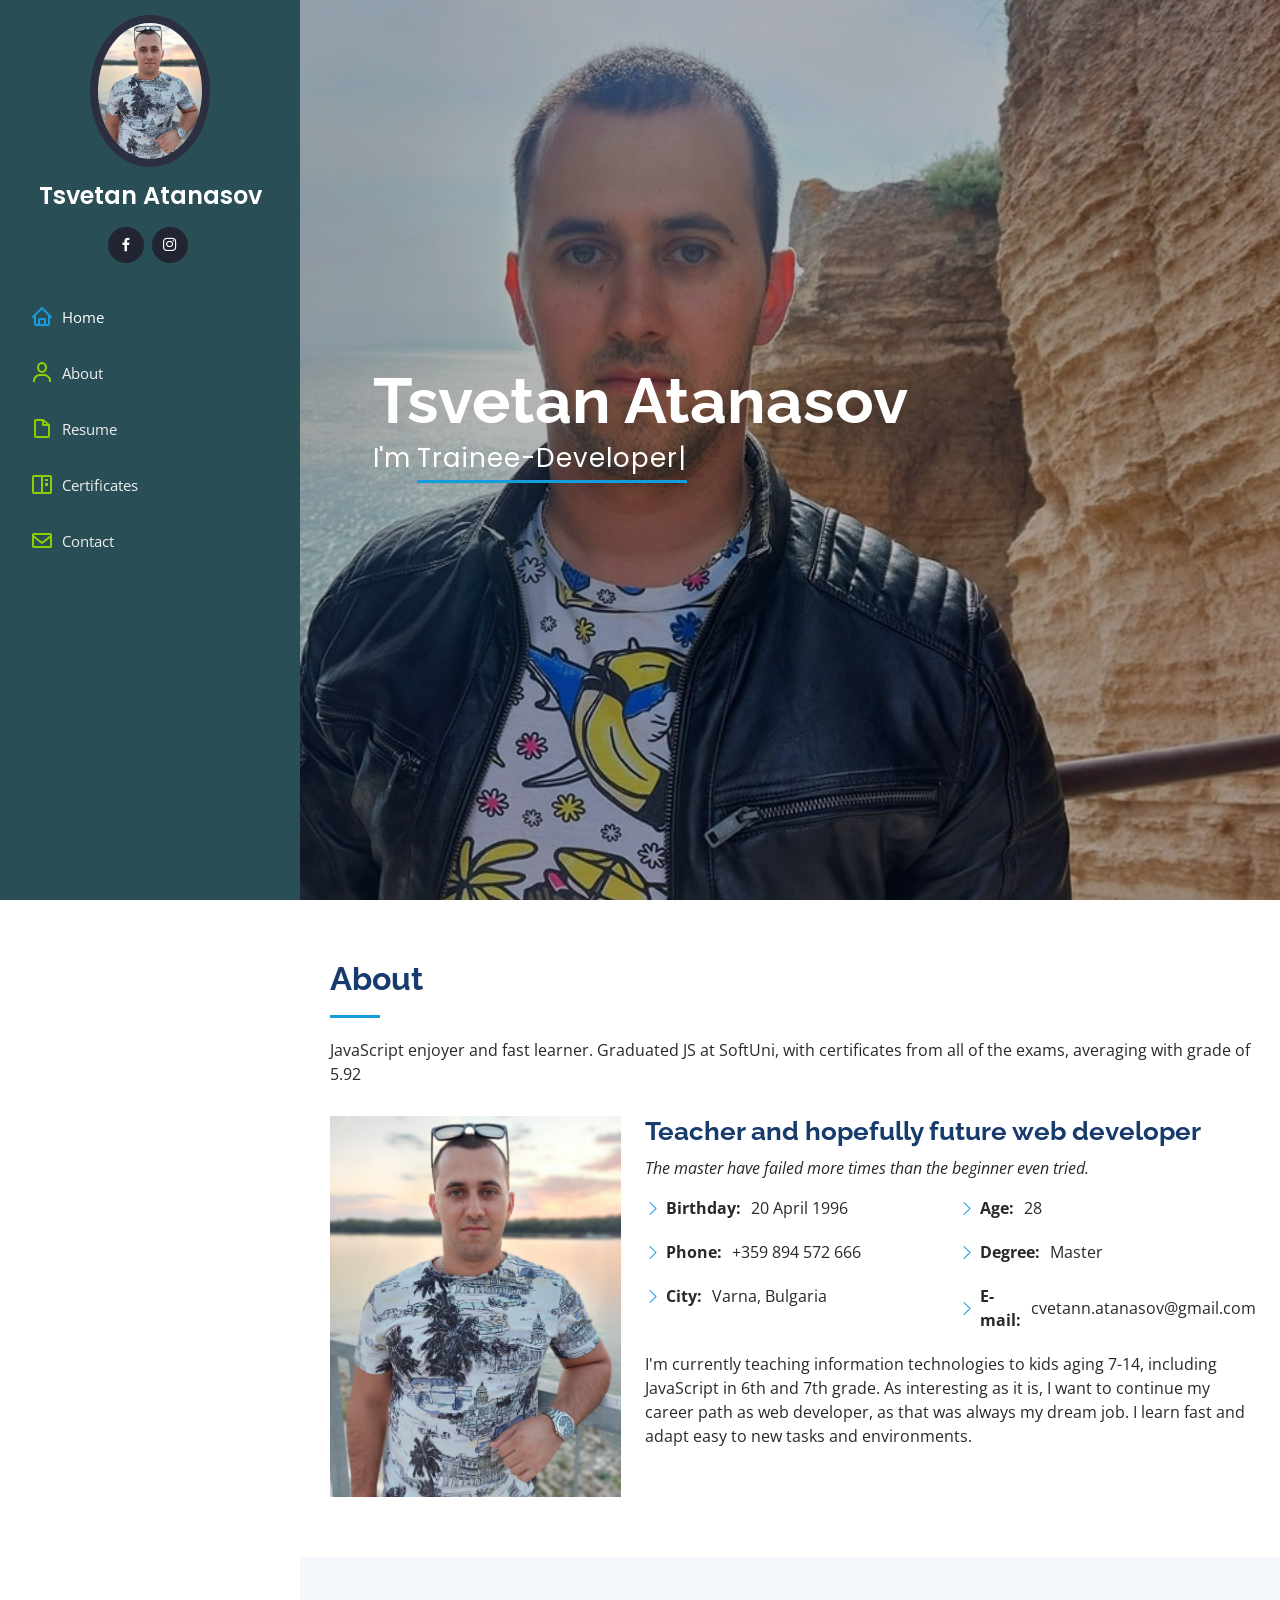
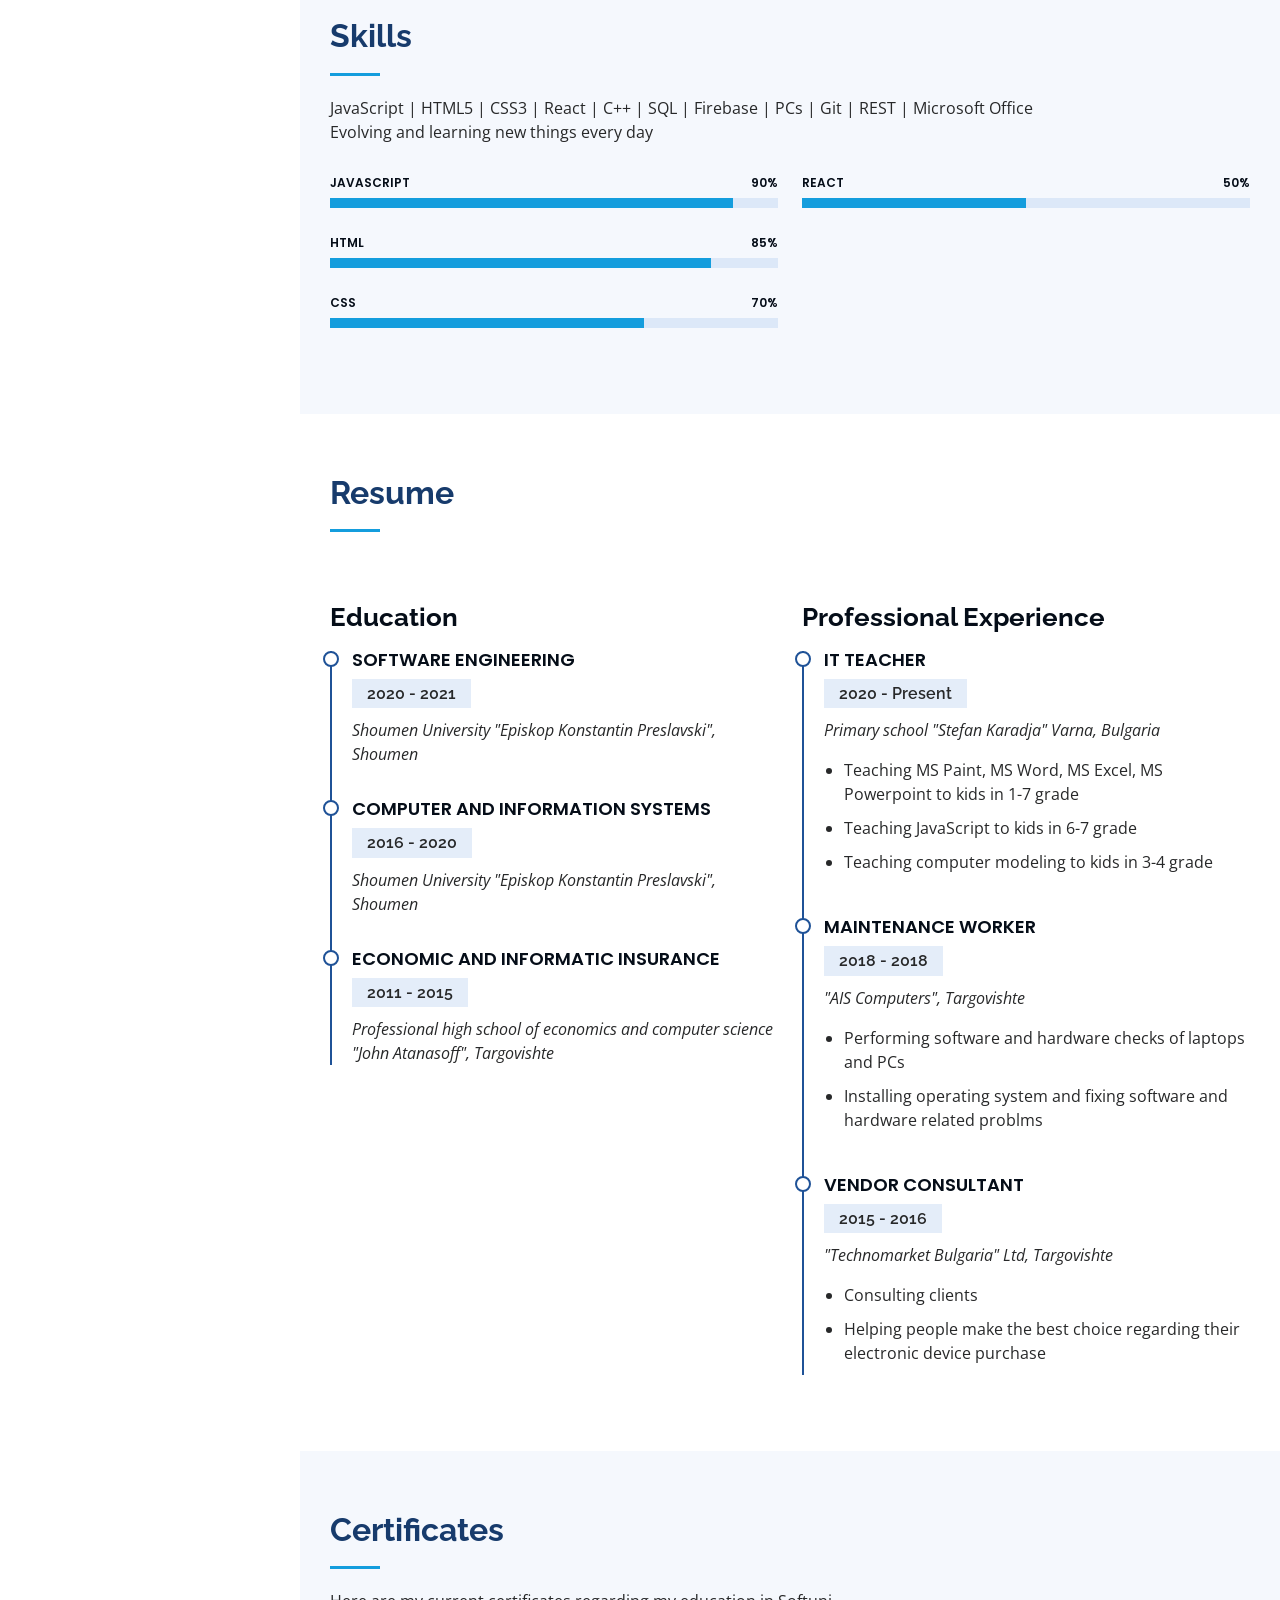
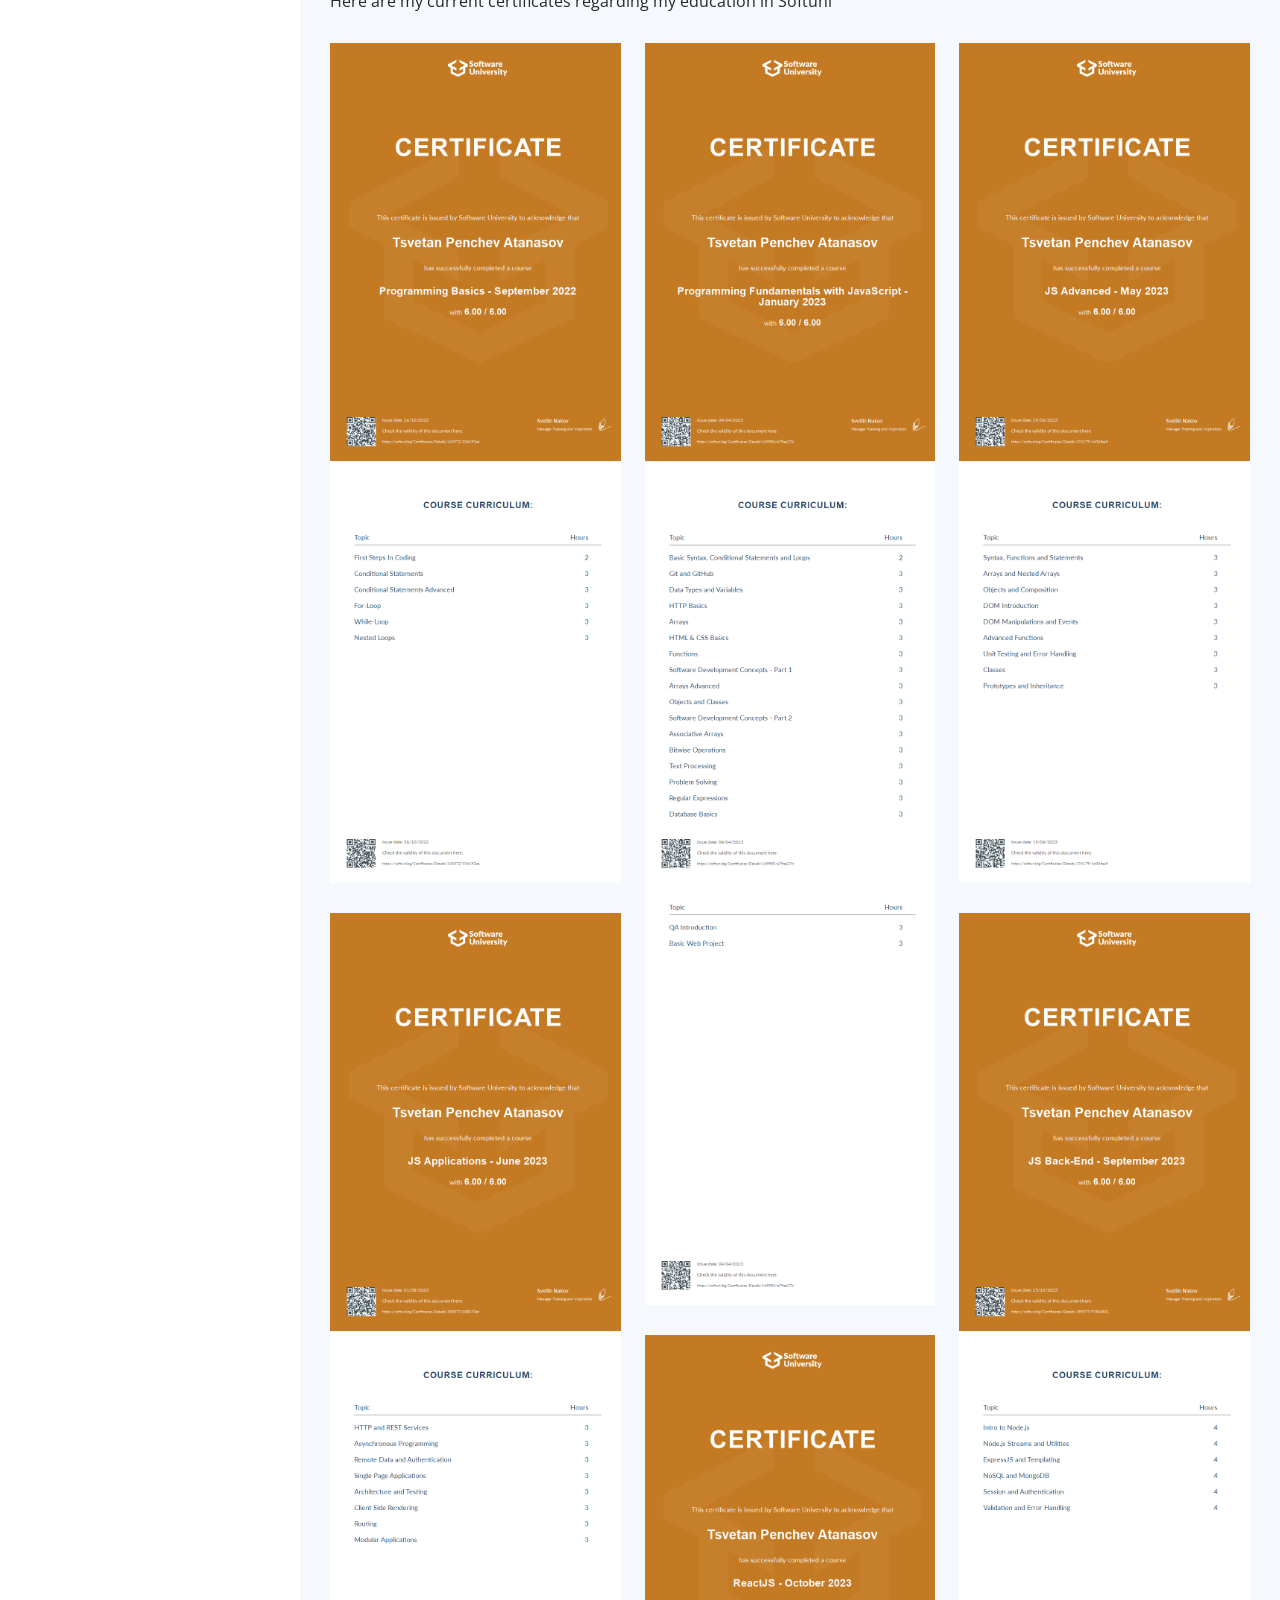
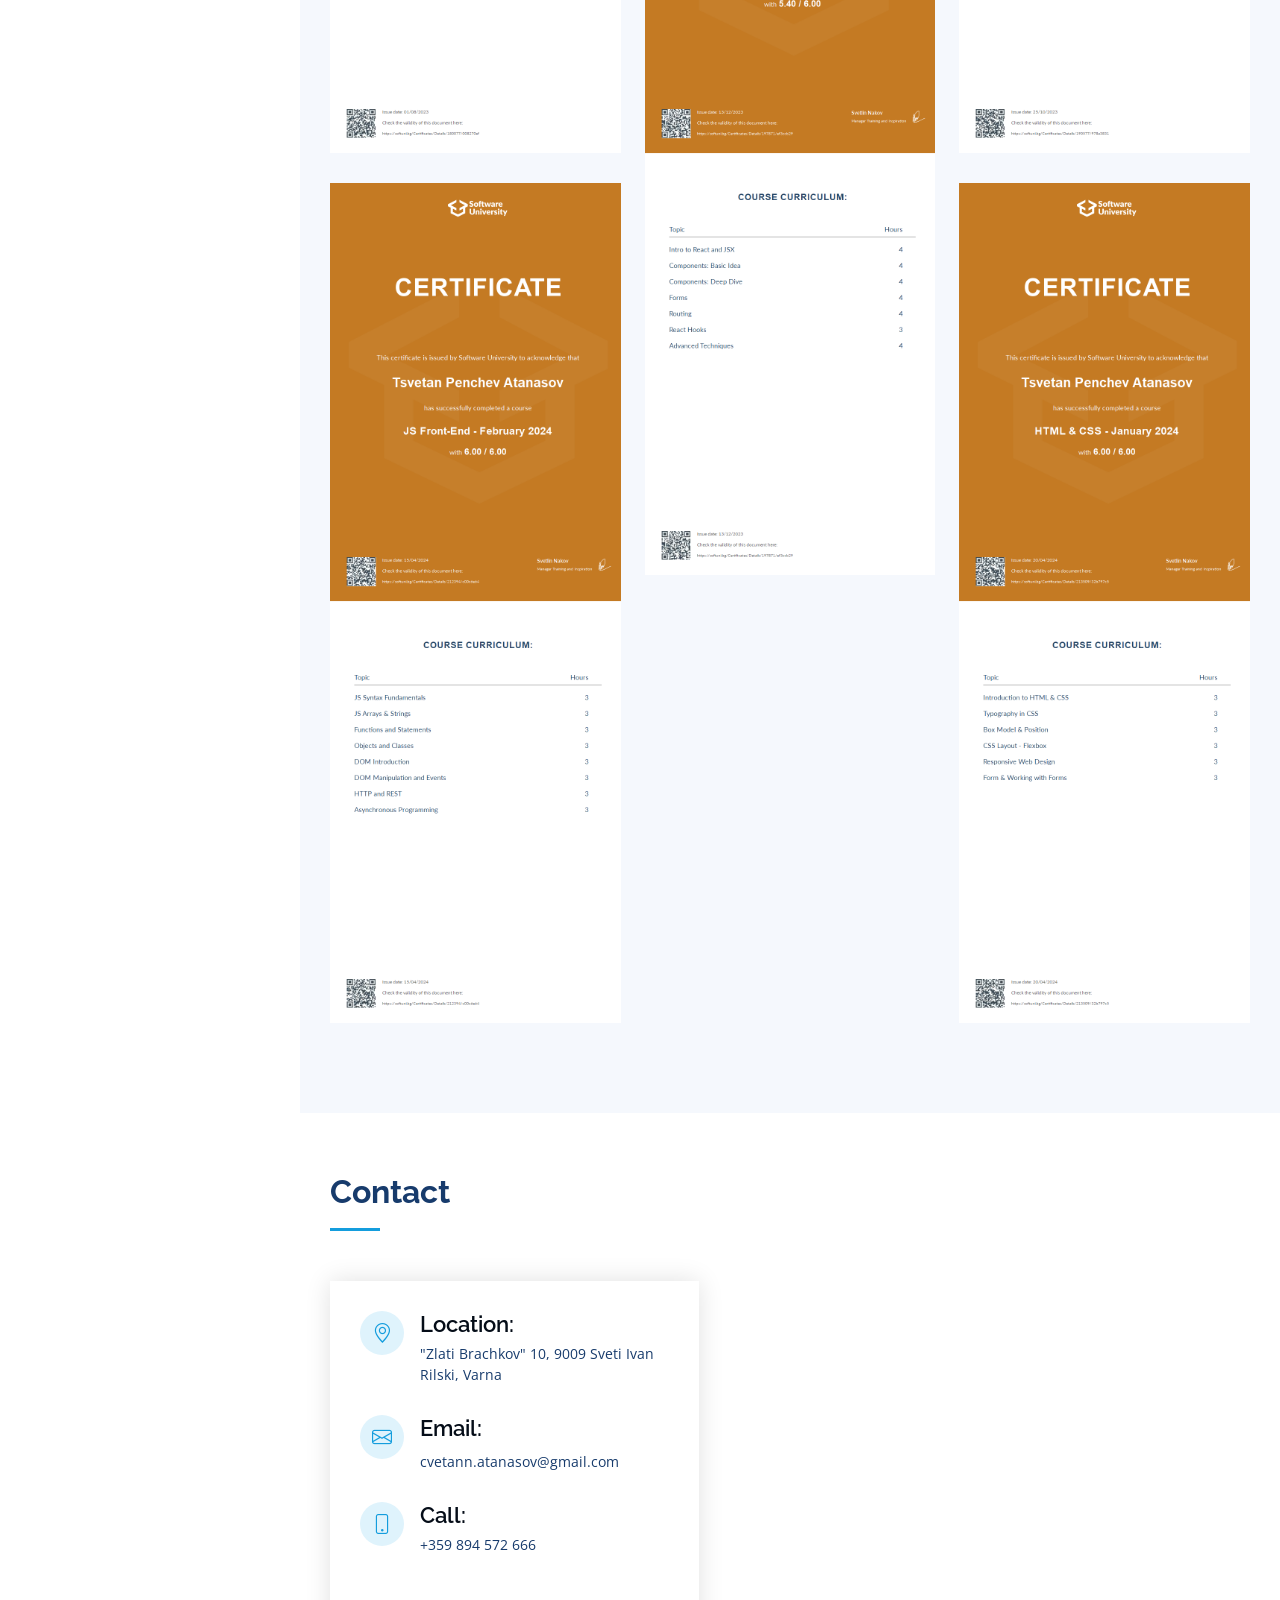
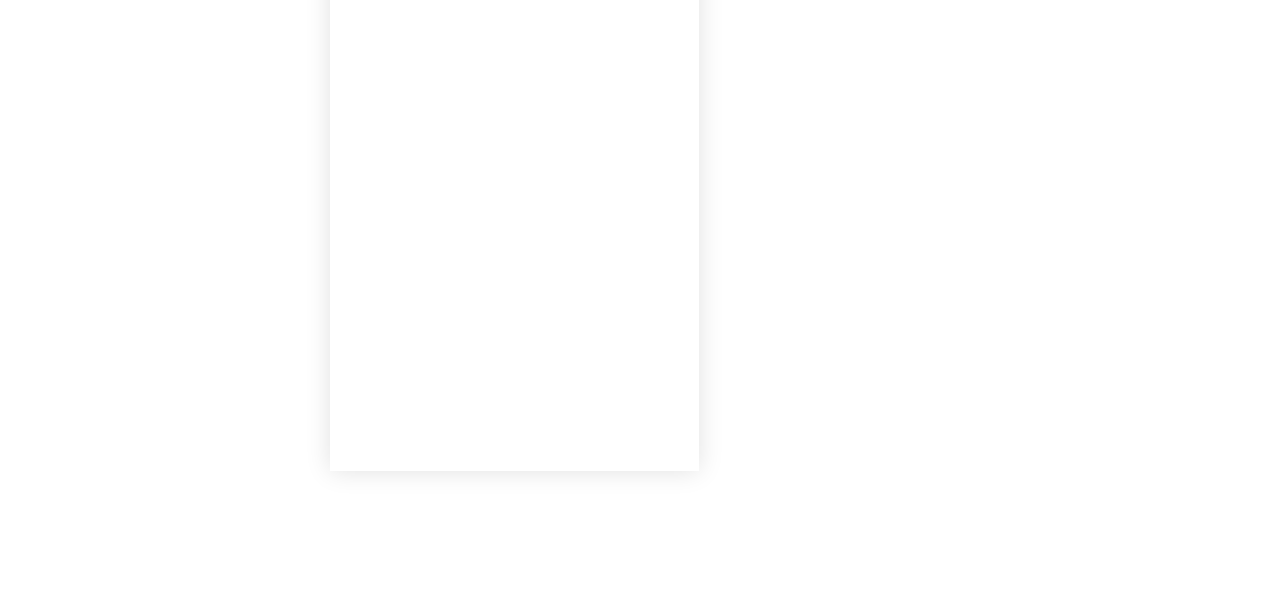
<file: index.html>
<!DOCTYPE html>
<html lang="en">

<head>
  <meta charset="utf-8">
  <meta content="width=device-width, initial-scale=1.0" name="viewport">

  <title>Tsvetan Atanasov - CV</title>
  <meta content="" name="description">
  <meta content="" name="keywords">


  <!-- Google Fonts -->
  <link
    href="https://fonts.googleapis.com/css?family=Open+Sans:300,300i,400,400i,600,600i,700,700i|Raleway:300,300i,400,400i,500,500i,600,600i,700,700i|Poppins:300,300i,400,400i,500,500i,600,600i,700,700i"
    rel="stylesheet">

  <!-- Vendor CSS Files -->
  <link href="assets/vendor/aos/aos.css" rel="stylesheet">
  <link href="assets/vendor/bootstrap/css/bootstrap.min.css" rel="stylesheet">
  <link href="assets/vendor/bootstrap-icons/bootstrap-icons.css" rel="stylesheet">
  <link href="assets/vendor/boxicons/css/boxicons.min.css" rel="stylesheet">
  <link href="assets/vendor/glightbox/css/glightbox.min.css" rel="stylesheet">
  <link href="assets/vendor/swiper/swiper-bundle.min.css" rel="stylesheet">

  <!-- Template Main CSS File -->
  <link href="assets/css/style.css" rel="stylesheet">
</head>

<body>

  <!-- ======= Mobile nav toggle button ======= -->
  <i class="bi bi-list mobile-nav-toggle d-xl-none"></i>

  <!-- ======= Header ======= -->
  <header id="header">
    <div class="d-flex flex-column">

      <div class="profile">
        <img src="assets/img/profile2.jpg" alt="" class="img-fluid rounded-circle">
        <h1 class="text-light"><a href="index.html">Tsvetan Atanasov</a></h1>
        <div class="social-links mt-3 text-center">
          <a href="https://www.facebook.com/profile.php?id=100000108240592" class="facebook"><i
              class="bx bxl-facebook"></i></a>
          <a href="https://www.instagram.com/cecoo.atanasov/" class="instagram"><i class="bx bxl-instagram"></i></a>
        </div>
      </div>

      <nav id="navbar" class="nav-menu navbar">
        <ul>
          <li><a href="#hero" class="nav-link scrollto active"><i class="bx bx-home"></i> <span>Home</span></a></li>
          <li><a href="#about" class="nav-link scrollto"><i class="bx bx-user"></i> <span>About</span></a></li>
          <li><a href="#resume" class="nav-link scrollto"><i class="bx bx-file-blank"></i> <span>Resume</span></a></li>
          <li><a href="#portfolio" class="nav-link scrollto"><i class="bx bx-book-content"></i>
              <span>Certificates</span></a></li>
          <li><a href="#contact" class="nav-link scrollto"><i class="bx bx-envelope"></i> <span>Contact</span></a></li>
        </ul>
      </nav><!-- .nav-menu -->
    </div>
  </header><!-- End Header -->

  <!-- ======= Hero Section ======= -->
  <section id="hero" class="d-flex flex-column justify-content-center align-items-center">
    <div class="hero-container" data-aos="fade-in">
      <h1>Tsvetan Atanasov</h1>
      <p>I'm <span class="typed" data-typed-items="Trainee-Developer, Analytic-Thinker, Code-Ninja"></span></p>
    </div>
  </section><!-- End Hero -->

  <main id="main">

    <!-- ======= About Section ======= -->
    <section id="about" class="about">
      <div class="container">

        <div class="section-title">
          <h2>About</h2>
          <p>JavaScript enjoyer and fast learner. Graduated JS at SoftUni, with certificates from all of the exams,
            averaging with grade of 5.92</p>
        </div>

        <div class="row">
          <div class="col-lg-4" data-aos="fade-right">
            <img src="assets/img/profile2.jpg" class="img-fluid" alt="">
          </div>
          <div class="col-lg-8 pt-4 pt-lg-0 content" data-aos="fade-left">
            <h3>Teacher and hopefully future web developer</h3>
            <p class="fst-italic">
              The master have failed more times than the beginner even tried.
            </p>
            <div class="row">
              <div class="col-lg-6">
                <ul>
                  <li><i class="bi bi-chevron-right"></i> <strong>Birthday:</strong> <span>20 April 1996</span></li>
                  <li><i class="bi bi-chevron-right"></i> <strong>Phone:</strong> <span>+359 894 572 666</span></li>
                  <li><i class="bi bi-chevron-right"></i> <strong>City:</strong> <span>Varna, Bulgaria</span></li>
                </ul>
              </div>
              <div class="col-lg-6">
                <ul>
                  <li><i class="bi bi-chevron-right"></i> <strong>Age:</strong> <span>28</span></li>
                  <li><i class="bi bi-chevron-right"></i> <strong>Degree:</strong> <span>Master</span></li>
                  <li><i class="bi bi-chevron-right"></i> <strong>E-mail:</strong>
                    <span>cvetann.atanasov@gmail.com</span>
                  </li>
                </ul>
              </div>
            </div>
            <p>
              I'm currently teaching information technologies to kids aging 7-14, including JavaScript in 6th and 7th
              grade.
              As interesting as it is, I want to continue my career path as web developer, as that was always my dream
              job.
              I learn fast and adapt easy to new tasks and environments.
            </p>
          </div>
        </div>

      </div>
    </section><!-- End About Section -->

    <!-- ======= Skills Section ======= -->
    <section id="skills" class="skills section-bg">
      <div class="container">

        <div class="section-title">
          <h2>Skills</h2>
          <p>JavaScript | HTML5 | CSS3 | React | C++ | SQL | Firebase | PCs | Git | REST | Microsoft Office <br>
            Evolving and learning new things every day</p>
        </div>

        <div class="row skills-content">

          <div class="col-lg-6" data-aos="fade-up">

            <div class="progress">
              <span class="skill">JavaScript <i class="val">90%</i></span>
              <div class="progress-bar-wrap">
                <div class="progress-bar" role="progressbar" aria-valuenow="90" aria-valuemin="0" aria-valuemax="100">
                </div>
              </div>
            </div>

            <div class="progress">
              <span class="skill">HTML <i class="val">85%</i></span>
              <div class="progress-bar-wrap">
                <div class="progress-bar" role="progressbar" aria-valuenow="85" aria-valuemin="0" aria-valuemax="100">
                </div>
              </div>
            </div>

            <div class="progress">
              <span class="skill">CSS <i class="val">70%</i></span>
              <div class="progress-bar-wrap">
                <div class="progress-bar" role="progressbar" aria-valuenow="70" aria-valuemin="0" aria-valuemax="100">
                </div>
              </div>
            </div>

          </div>

          <div class="col-lg-6" data-aos="fade-up" data-aos-delay="100">

            <div class="progress">
              <span class="skill">React <i class="val">50%</i></span>
              <div class="progress-bar-wrap">
                <div class="progress-bar" role="progressbar" aria-valuenow="50" aria-valuemin="0" aria-valuemax="100">
                </div>
              </div>
            </div>

          </div>

        </div>

      </div>
    </section><!-- End Skills Section -->

    <!-- ======= Resume Section ======= -->
    <section id="resume" class="resume">
      <div class="container">

        <div class="section-title">
          <h2>Resume</h2>
        </div>

        <div class="row">
          <div class="col-lg-6" data-aos="fade-up">

            <h3 class="resume-title">Education</h3>
            <div class="resume-item">
              <h4>Software engineering</h4>
              <h5>2020 - 2021</h5>
              <p><em>Shoumen University "Episkop Konstantin Preslavski", Shoumen</em></p>
            </div>
            <div class="resume-item">
              <h4>Computer and information systems</h4>
              <h5>2016 - 2020</h5>
              <p><em>Shoumen University "Episkop Konstantin Preslavski", Shoumen</em></p>
            </div>
            <div class="resume-item">
              <h4>Economic and informatic insurance</h4>
              <h5>2011 - 2015</h5>
              <p><em>Professional high school of economics and computer science "John Atanasoff", Targovishte</em></p>
            </div>
          </div>
          <div class="col-lg-6" data-aos="fade-up" data-aos-delay="100">
            <h3 class="resume-title">Professional Experience</h3>
            <div class="resume-item">
              <h4>IT teacher</h4>
              <h5>2020 - Present</h5>
              <p><em>Primary school "Stefan Karadja" Varna, Bulgaria</em></p>
              <ul>
                <li>Teaching MS Paint, MS Word, MS Excel, MS Powerpoint to kids in 1-7 grade</li>
                <li>Teaching JavaScript to kids in 6-7 grade</li>
                <li>Teaching computer modeling to kids in 3-4 grade</li>
              </ul>
            </div>
            <div class="resume-item">
              <h4>Maintenance worker</h4>
              <h5>2018 - 2018</h5>
              <p><em>"AIS Computers", Targovishte</em></p>
              <ul>
                <li>Performing software and hardware checks of laptops and PCs</li>
                <li>Installing operating system and fixing software and hardware related problms</li>
              </ul>
            </div>
            <div class="resume-item">
              <h4>Vendor consultant</h4>
              <h5>2015 - 2016</h5>
              <p><em>"Technomarket Bulgaria" Ltd, Targovishte</em></p>
              <ul>
                <li>Consulting clients</li>
                <li>Helping people make the best choice regarding their electronic device purchase</li>
              </ul>
            </div>
          </div>
        </div>

      </div>
    </section><!-- End Resume Section -->

    <!-- ======= Certificates Section ======= -->
    <section id="portfolio" class="portfolio section-bg">
      <div class="container">

        <div class="section-title">
          <h2>Certificates</h2>
          <p>Here are my current certificates regarding my education in Softuni</p>
        </div>

        <div class="row portfolio-container" data-aos="fade-up" data-aos-delay="100">

          <div class="col-lg-4 col-md-6 portfolio-item filter-app">
            <div class="portfolio-wrap">
              <img src="assets/img/certificates/Programming Basics - September 2022 - Certificate.jpeg"
                class="img-fluid" alt="">
              <div class="portfolio-links">
                <a href="assets/img/certificates/Programming Basics - September 2022 - Certificate.jpeg"
                  data-gallery="portfolioGallery" class="portfolio-lightbox" title="Basics"><i
                    class="bx bx-plus"></i></a>
              </div>
            </div>
          </div>

          <div class="col-lg-4 col-md-6 portfolio-item filter-web">
            <div class="portfolio-wrap">
              <img
                src="assets/img/certificates/Programming Fundamentals with JavaScript - January 2023 - Certificate.jpeg"
                class="img-fluid" alt="">
              <div class="portfolio-links">
                <a href="assets/img/certificates/Programming Fundamentals with JavaScript - January 2023 - Certificate.jpeg"
                  data-gallery="portfolioGallery" class="portfolio-lightbox" title="Fundamentals"><i
                    class="bx bx-plus"></i></a>
              </div>
            </div>
          </div>

          <div class="col-lg-4 col-md-6 portfolio-item filter-app">
            <div class="portfolio-wrap">
              <img src="assets/img/certificates/JS Advanced - May 2023 - Certificate.jpeg" class="img-fluid" alt="">
              <div class="portfolio-links">
                <a href="assets/img/certificates/JS Advanced - May 2023 - Certificate.jpeg"
                  data-gallery="portfolioGallery" class="portfolio-lightbox" title="Advanced"><i
                    class="bx bx-plus"></i></a>
              </div>
            </div>
          </div>

          <div class="col-lg-4 col-md-6 portfolio-item filter-app">
            <div class="portfolio-wrap">
              <img src="assets/img/certificates/JS Applications - June 2023 - Certificate.jpeg" class="img-fluid"
                alt="">
              <div class="portfolio-links">
                <a href="assets/img/certificates/JS Applications - June 2023 - Certificate.jpeg"
                  data-gallery="portfolioGallery" class="portfolio-lightbox" title="Applications"><i
                    class="bx bx-plus"></i></a>
              </div>
            </div>
          </div>

          <div class="col-lg-4 col-md-6 portfolio-item filter-app">
            <div class="portfolio-wrap">
              <img src="assets/img/certificates/JS Back-End - September 2023 - Certificate.jpeg" class="img-fluid"
                alt="">
              <div class="portfolio-links">
                <a href="assets/img/certificates/JS Back-End - September 2023 - Certificate.jpeg"
                  data-gallery="portfolioGallery" class="portfolio-lightbox" title="Back-End"><i
                    class="bx bx-plus"></i></a>
              </div>
            </div>
          </div>

          <div class="col-lg-4 col-md-6 portfolio-item filter-app">
            <div class="portfolio-wrap">
              <img src="assets/img/certificates/ReactJS - October 2023 - Certificate.jpeg" class="img-fluid" alt="">
              <div class="portfolio-links">
                <a href="assets/img/certificates/ReactJS - October 2023 - Certificate.jpeg"
                  data-gallery="portfolioGallery" class="portfolio-lightbox" title="React"><i
                    class="bx bx-plus"></i></a>
              </div>
            </div>
          </div>

          <div class="col-lg-4 col-md-6 portfolio-item filter-app">
            <div class="portfolio-wrap">
              <img src="assets/img/certificates/JS Front-End - February 2024 - Certificate.jpeg" class="img-fluid"
                alt="">
              <div class="portfolio-links">
                <a href="assets/img/certificates/JS Front-End - February 2024 - Certificate.jpeg"
                  data-gallery="portfolioGallery" class="portfolio-lightbox" title="Front-End"><i
                    class="bx bx-plus"></i></a>
              </div>
            </div>
          </div>

          <div class="col-lg-4 col-md-6 portfolio-item filter-app">
            <div class="portfolio-wrap">
              <img src="assets/img/certificates/HTML & CSS - January 2024 - Certificate.jpeg" class="img-fluid" alt="">
              <div class="portfolio-links">
                <a href="assets/img/certificates/HTML & CSS - January 2024 - Certificate.jpeg"
                  data-gallery="portfolioGallery" class="portfolio-lightbox" title="HTML-CSS"><i
                    class="bx bx-plus"></i></a>
              </div>
            </div>
          </div>

        </div>

      </div>
    </section><!-- End Portfolio Section -->

    <!-- ======= Contact Section ======= -->
    <section id="contact" class="contact">
      <div class="container">

        <div class="section-title">
          <h2>Contact</h2>
        </div>

        <div class="row" data-aos="fade-in">

          <div class="col-lg-5 d-flex align-items-stretch">
            <div class="info">
              <div class="address">
                <i class="bi bi-geo-alt"></i>
                <h4>Location:</h4>
                <p>"Zlati Brachkov" 10, 9009 Sveti Ivan Rilski, Varna</p>
              </div>

              <div class="email">
                <i class="bi bi-envelope"></i>
                <h4>Email:</h4>
                <p>cvetann.atanasov@gmail.com</p>
              </div>

              <div class="phone">
                <i class="bi bi-phone"></i>
                <h4>Call:</h4>
                <p>+359 894 572 666</p>
              </div>

              <iframe
                src="https://www.google.com/maps/embed?pb=!1m18!1m12!1m3!1d2907.7322279326545!2d27.895229600000004!3d43.2151054!2m3!1f0!2f0!3f0!3m2!1i1024!2i768!4f13.1!3m3!1m2!1s0x40a4547ec06929d5%3A0x1fdff06678d19db1!2z0YPQuy4g4oCe0JfQu9Cw0YLQuCDQkdGA0YrRh9C60L7QsuKAnCAxMCwgOTAwOSDQodCyLiDQmNCy0LDQvSDQoNC40LvRgdC60LgsINCS0LDRgNC90LA!5e0!3m2!1sbg!2sbg!4v1689634915352!5m2!1sbg!2sbg"
                width="600" height="450" style="border:0;" allowfullscreen="" loading="lazy"
                referrerpolicy="no-referrer-when-downgrade"></iframe>
            </div>

          </div>
        </div>

      </div>
    </section><!-- End Contact Section -->

  </main><!-- End #main -->

  <a href="#" class="back-to-top d-flex align-items-center justify-content-center"><i
      class="bi bi-arrow-up-short"></i></a>

  <!-- Vendor JS Files -->
  <script src="assets/vendor/purecounter/purecounter_vanilla.js"></script>
  <script src="assets/vendor/aos/aos.js"></script>
  <script src="assets/vendor/bootstrap/js/bootstrap.bundle.min.js"></script>
  <script src="assets/vendor/glightbox/js/glightbox.min.js"></script>
  <script src="assets/vendor/isotope-layout/isotope.pkgd.min.js"></script>
  <script src="assets/vendor/swiper/swiper-bundle.min.js"></script>
  <script src="assets/vendor/typed.js/typed.umd.js"></script>
  <script src="assets/vendor/waypoints/noframework.waypoints.js"></script>
  <script src="assets/vendor/php-email-form/validate.js"></script>

  <!-- Template Main JS File -->
  <script src="assets/js/main.js"></script>

</body>

</html>
</file>
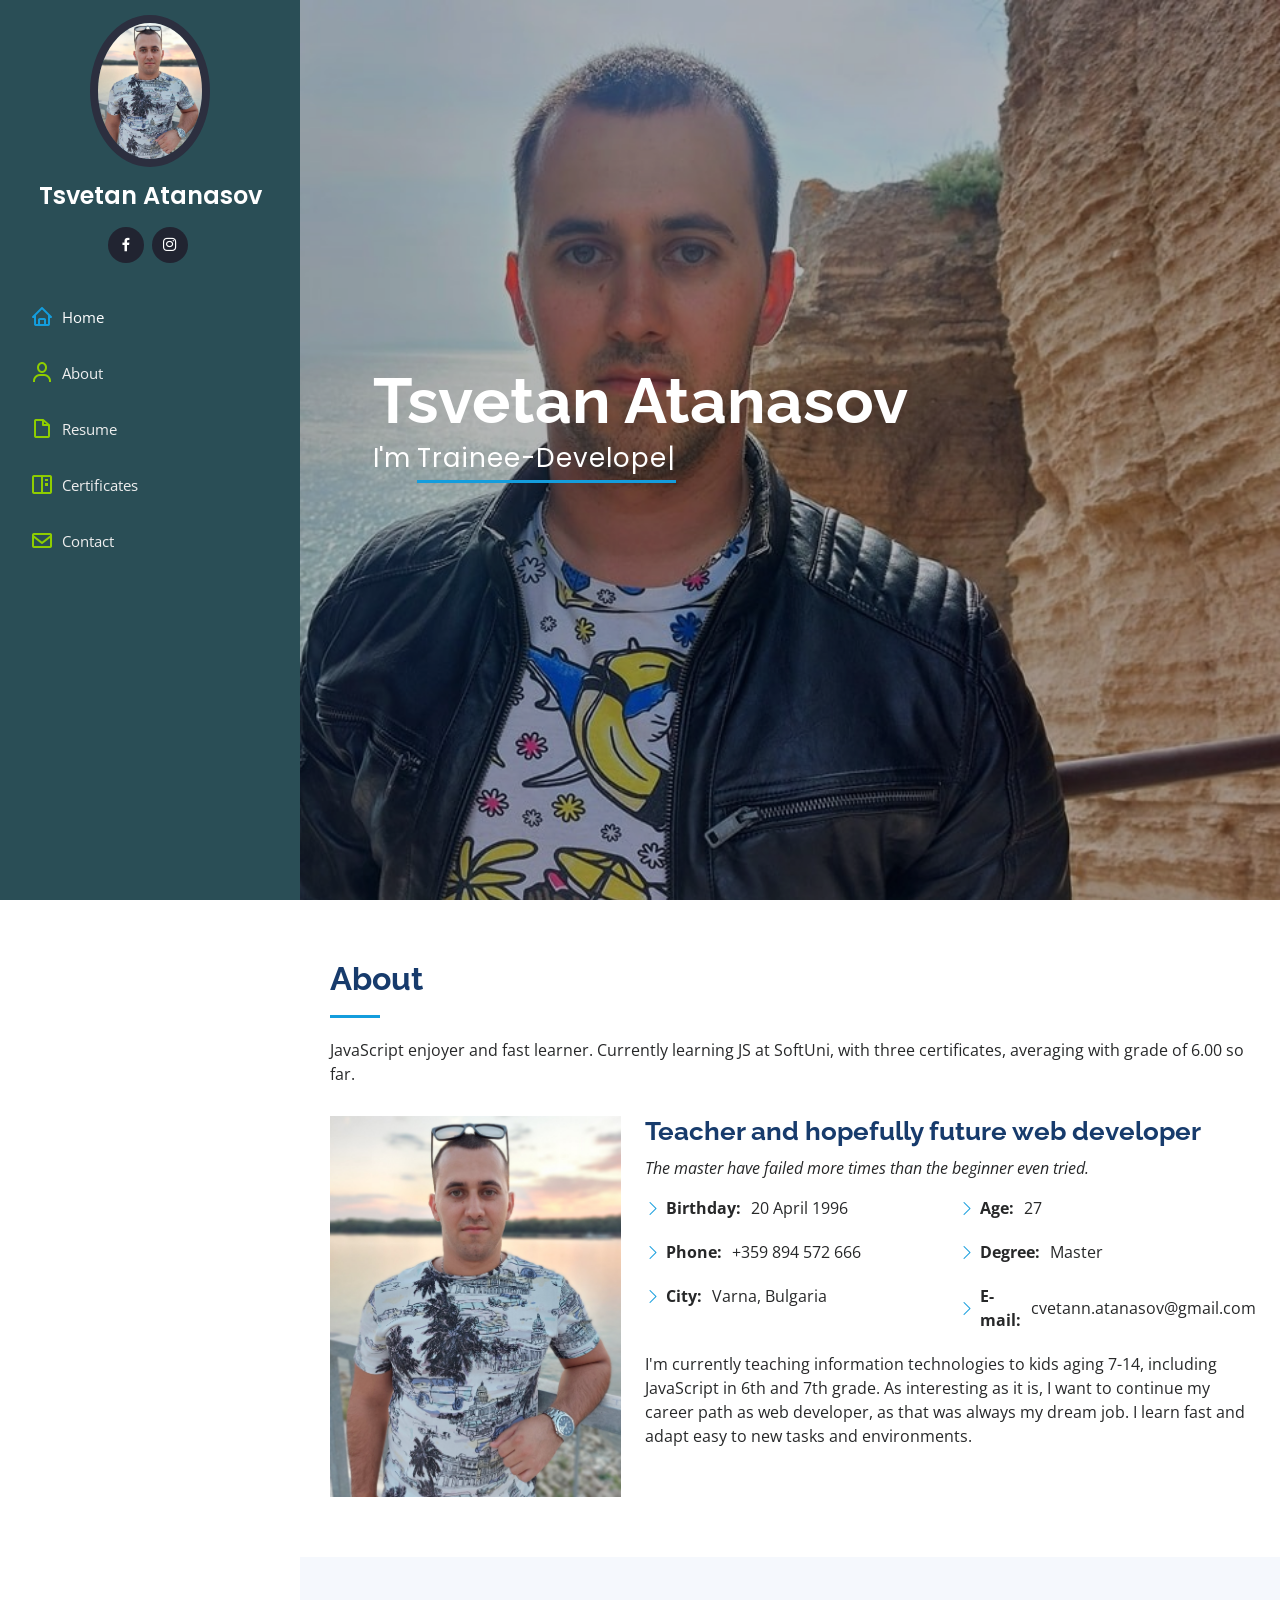
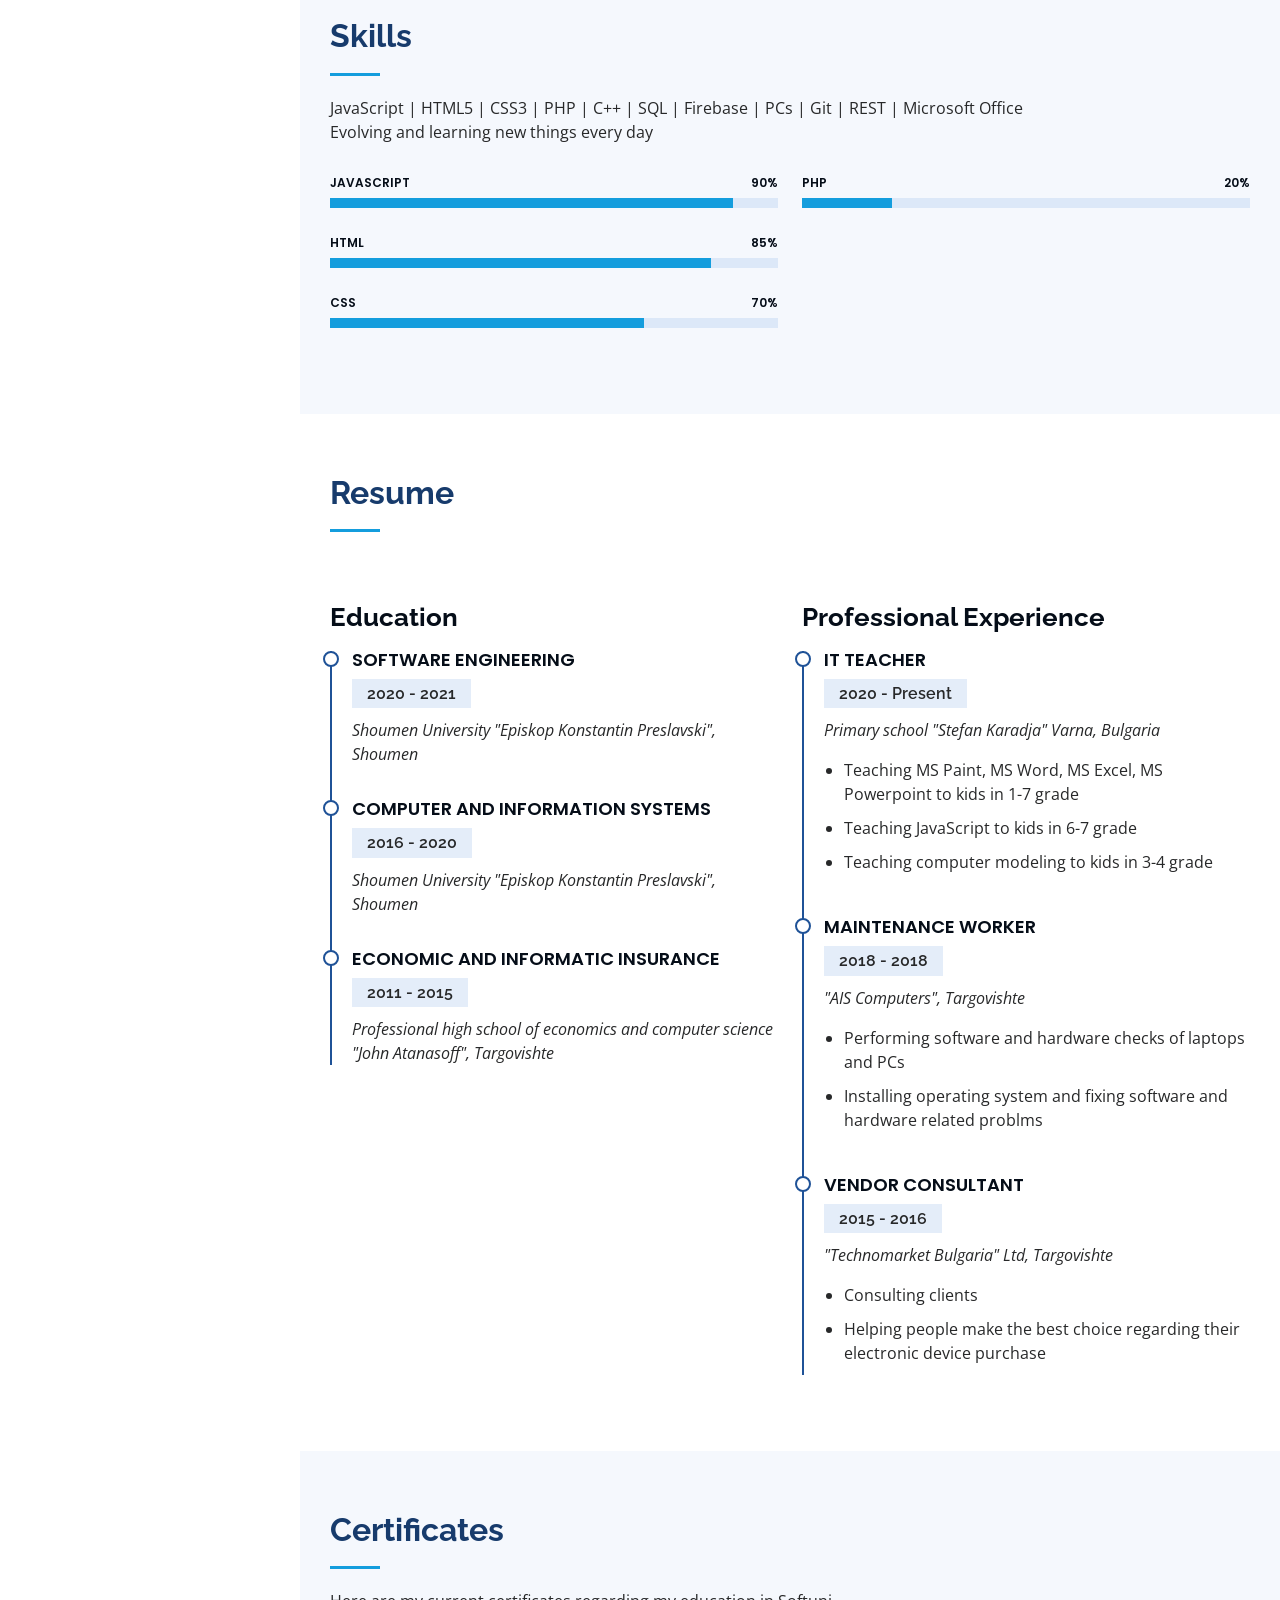
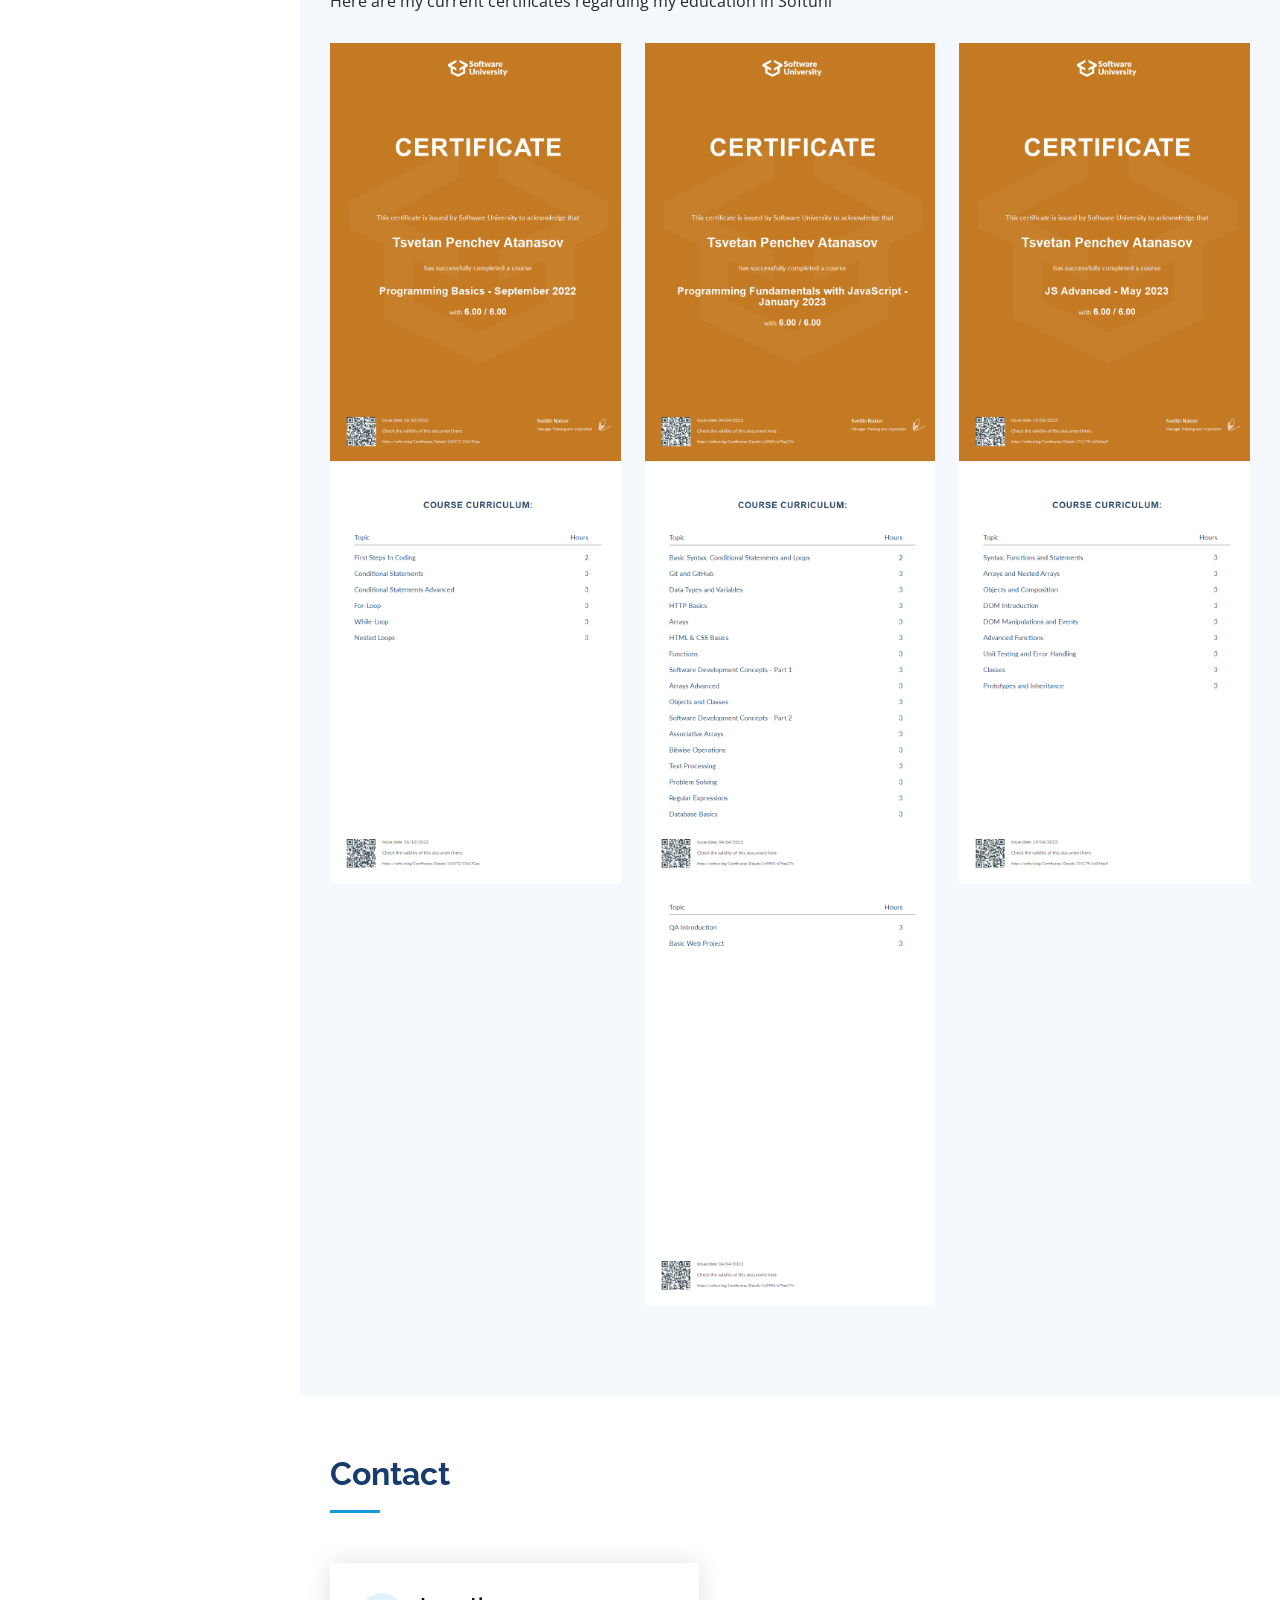
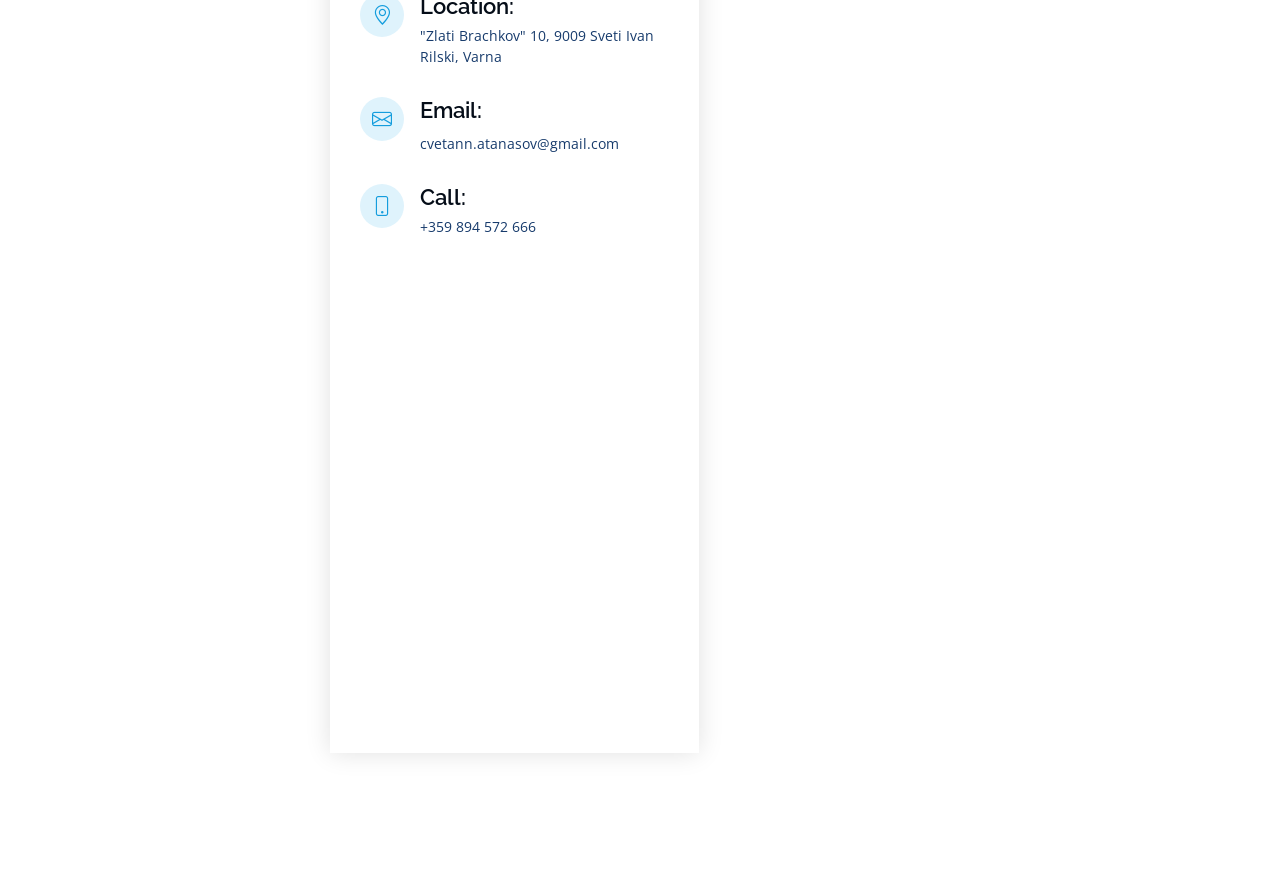
<file: CV/iPortfolio/index.html>
<!DOCTYPE html>
<html lang="en">

<head>
  <meta charset="utf-8">
  <meta content="width=device-width, initial-scale=1.0" name="viewport">

  <title>Tsvetan Atanasov - CV</title>
  <meta content="" name="description">
  <meta content="" name="keywords">


  <!-- Google Fonts -->
  <link href="https://fonts.googleapis.com/css?family=Open+Sans:300,300i,400,400i,600,600i,700,700i|Raleway:300,300i,400,400i,500,500i,600,600i,700,700i|Poppins:300,300i,400,400i,500,500i,600,600i,700,700i" rel="stylesheet">

  <!-- Vendor CSS Files -->
  <link href="assets/vendor/aos/aos.css" rel="stylesheet">
  <link href="assets/vendor/bootstrap/css/bootstrap.min.css" rel="stylesheet">
  <link href="assets/vendor/bootstrap-icons/bootstrap-icons.css" rel="stylesheet">
  <link href="assets/vendor/boxicons/css/boxicons.min.css" rel="stylesheet">
  <link href="assets/vendor/glightbox/css/glightbox.min.css" rel="stylesheet">
  <link href="assets/vendor/swiper/swiper-bundle.min.css" rel="stylesheet">

  <!-- Template Main CSS File -->
  <link href="assets/css/style.css" rel="stylesheet">
</head>

<body>

  <!-- ======= Mobile nav toggle button ======= -->
  <i class="bi bi-list mobile-nav-toggle d-xl-none"></i>

  <!-- ======= Header ======= -->
  <header id="header">
    <div class="d-flex flex-column">

      <div class="profile">
        <img src="assets/img/profile2.jpg" alt="" class="img-fluid rounded-circle">
        <h1 class="text-light"><a href="index.html">Tsvetan Atanasov</a></h1>
        <div class="social-links mt-3 text-center">
          <a href="https://www.facebook.com/profile.php?id=100000108240592" class="facebook"><i class="bx bxl-facebook"></i></a>
          <a href="https://www.instagram.com/cecoo.atanasov/" class="instagram"><i class="bx bxl-instagram"></i></a>
        </div>
      </div>

      <nav id="navbar" class="nav-menu navbar">
        <ul>
          <li><a href="#hero" class="nav-link scrollto active"><i class="bx bx-home"></i> <span>Home</span></a></li>
          <li><a href="#about" class="nav-link scrollto"><i class="bx bx-user"></i> <span>About</span></a></li>
          <li><a href="#resume" class="nav-link scrollto"><i class="bx bx-file-blank"></i> <span>Resume</span></a></li>
          <li><a href="#portfolio" class="nav-link scrollto"><i class="bx bx-book-content"></i> <span>Certificates</span></a></li>
          <li><a href="#contact" class="nav-link scrollto"><i class="bx bx-envelope"></i> <span>Contact</span></a></li>
        </ul>
      </nav><!-- .nav-menu -->
    </div>
  </header><!-- End Header -->

  <!-- ======= Hero Section ======= -->
  <section id="hero" class="d-flex flex-column justify-content-center align-items-center">
    <div class="hero-container" data-aos="fade-in">
      <h1>Tsvetan Atanasov</h1>
      <p>I'm <span class="typed" data-typed-items="Trainee-Developer, Analytic-Thinker, Code-Ninja"></span></p>
    </div>
  </section><!-- End Hero -->

  <main id="main">

    <!-- ======= About Section ======= -->
    <section id="about" class="about">
      <div class="container">

        <div class="section-title">
          <h2>About</h2>
          <p>JavaScript enjoyer and fast learner. Currently learning JS at SoftUni, with three certificates, averaging with grade of 6.00 so far.</p>
        </div>

        <div class="row">
          <div class="col-lg-4" data-aos="fade-right">
            <img src="assets/img/profile2.jpg" class="img-fluid" alt="">
          </div>
          <div class="col-lg-8 pt-4 pt-lg-0 content" data-aos="fade-left">
            <h3>Teacher and hopefully future web developer</h3>
            <p class="fst-italic">
              The master have failed more times than the beginner even tried.
            </p>
            <div class="row">
              <div class="col-lg-6">
                <ul>
                  <li><i class="bi bi-chevron-right"></i> <strong>Birthday:</strong> <span>20 April 1996</span></li>
                  <li><i class="bi bi-chevron-right"></i> <strong>Phone:</strong> <span>+359 894 572 666</span></li>
                  <li><i class="bi bi-chevron-right"></i> <strong>City:</strong> <span>Varna, Bulgaria</span></li>
                </ul>
              </div>
              <div class="col-lg-6">
                <ul>
                  <li><i class="bi bi-chevron-right"></i> <strong>Age:</strong> <span>27</span></li>
                  <li><i class="bi bi-chevron-right"></i> <strong>Degree:</strong> <span>Master</span></li>
                  <li><i class="bi bi-chevron-right"></i> <strong>E-mail:</strong> <span>cvetann.atanasov@gmail.com</span></li>
                </ul>
              </div>
            </div>
            <p>
              I'm currently teaching information technologies to kids aging 7-14, including JavaScript in 6th and 7th grade. 
              As interesting as it is, I want to continue my career path as web developer, as that was always my dream job.
              I learn fast and adapt easy to new tasks and environments.
            </p>
          </div>
        </div>

      </div>
    </section><!-- End About Section -->

    <!-- ======= Skills Section ======= -->
    <section id="skills" class="skills section-bg">
      <div class="container">

        <div class="section-title">
          <h2>Skills</h2>
          <p>JavaScript | HTML5 | CSS3 | PHP | C++ | SQL | Firebase | PCs | Git | REST | Microsoft Office <br>
            Evolving and learning new things every day</p>
        </div>

        <div class="row skills-content">

          <div class="col-lg-6" data-aos="fade-up">

            <div class="progress">
              <span class="skill">JavaScript <i class="val">90%</i></span>
              <div class="progress-bar-wrap">
                <div class="progress-bar" role="progressbar" aria-valuenow="90" aria-valuemin="0" aria-valuemax="100"></div>
              </div>
            </div>

            <div class="progress">
              <span class="skill">HTML <i class="val">85%</i></span>
              <div class="progress-bar-wrap">
                <div class="progress-bar" role="progressbar" aria-valuenow="85" aria-valuemin="0" aria-valuemax="100"></div>
              </div>
            </div>

            <div class="progress">
              <span class="skill">CSS <i class="val">70%</i></span>
              <div class="progress-bar-wrap">
                <div class="progress-bar" role="progressbar" aria-valuenow="70" aria-valuemin="0" aria-valuemax="100"></div>
              </div>
            </div>

          </div>

          <div class="col-lg-6" data-aos="fade-up" data-aos-delay="100">

            <div class="progress">
              <span class="skill">PHP <i class="val">20%</i></span>
              <div class="progress-bar-wrap">
                <div class="progress-bar" role="progressbar" aria-valuenow="20" aria-valuemin="0" aria-valuemax="100"></div>
              </div>
            </div>

          </div>

        </div>

      </div>
    </section><!-- End Skills Section -->

    <!-- ======= Resume Section ======= -->
    <section id="resume" class="resume">
      <div class="container">

        <div class="section-title">
          <h2>Resume</h2>
        </div>

        <div class="row">
          <div class="col-lg-6" data-aos="fade-up">

            <h3 class="resume-title">Education</h3>
            <div class="resume-item">
              <h4>Software engineering</h4>
              <h5>2020 - 2021</h5>
              <p><em>Shoumen University "Episkop Konstantin Preslavski", Shoumen</em></p>
            </div>
            <div class="resume-item">
              <h4>Computer and information systems</h4>
              <h5>2016 - 2020</h5>
              <p><em>Shoumen University "Episkop Konstantin Preslavski", Shoumen</em></p>
            </div>
            <div class="resume-item">
              <h4>Economic and informatic insurance</h4>
              <h5>2011 - 2015</h5>
              <p><em>Professional high school of economics and computer science "John Atanasoff", Targovishte</em></p>
            </div>
          </div>
          <div class="col-lg-6" data-aos="fade-up" data-aos-delay="100">
            <h3 class="resume-title">Professional Experience</h3>
            <div class="resume-item">
              <h4>IT teacher</h4>
              <h5>2020 - Present</h5>
              <p><em>Primary school "Stefan Karadja" Varna, Bulgaria</em></p>
              <ul>
                <li>Teaching MS Paint, MS Word, MS Excel, MS Powerpoint to kids in 1-7 grade</li>
                <li>Teaching JavaScript to kids in 6-7 grade</li>
                <li>Teaching computer modeling to kids in 3-4 grade</li>
              </ul>
            </div>
            <div class="resume-item">
              <h4>Maintenance worker</h4>
              <h5>2018 - 2018</h5>
              <p><em>"AIS Computers", Targovishte</em></p>
              <ul>
                <li>Performing software and hardware checks of laptops and PCs</li>
                <li>Installing operating system and fixing software and hardware related problms</li>
              </ul>
            </div>
            <div class="resume-item">
              <h4>Vendor consultant</h4>
              <h5>2015 - 2016</h5>
              <p><em>"Technomarket Bulgaria" Ltd, Targovishte</em></p>
              <ul>
                <li>Consulting clients</li>
                <li>Helping people make the best choice regarding their electronic device purchase</li>
              </ul>
            </div>
          </div>
        </div>

      </div>
    </section><!-- End Resume Section -->

        <!-- ======= Certificates Section ======= -->
        <section id="portfolio" class="portfolio section-bg">
          <div class="container">
    
            <div class="section-title">
              <h2>Certificates</h2>
              <p>Here are my current certificates regarding my education in Softuni</p>
            </div>
    
            <div class="row portfolio-container" data-aos="fade-up" data-aos-delay="100">
    
              <div class="col-lg-4 col-md-6 portfolio-item filter-app">
                <div class="portfolio-wrap">
                  <img src="assets/img/certificates/Programming Basics - September 2022 - Certificate.jpeg" class="img-fluid" alt="">
                  <div class="portfolio-links">
                    <a href="assets/img/certificates/Programming Basics - September 2022 - Certificate.jpeg" data-gallery="portfolioGallery" class="portfolio-lightbox" title="App 1"><i class="bx bx-plus"></i></a>
                  </div>
                </div>
              </div>
    
              <div class="col-lg-4 col-md-6 portfolio-item filter-web">
                <div class="portfolio-wrap">
                  <img src="assets/img/certificates/Programming Fundamentals with JavaScript - January 2023 - Certificate.jpeg" class="img-fluid" alt="">
                  <div class="portfolio-links">
                    <a href="assets/img/certificates/Programming Fundamentals with JavaScript - January 2023 - Certificate.jpeg" data-gallery="portfolioGallery" class="portfolio-lightbox" title="Web 3"><i class="bx bx-plus"></i></a>
                  </div>
                </div>
              </div>
    
              <div class="col-lg-4 col-md-6 portfolio-item filter-app">
                <div class="portfolio-wrap">
                  <img src="assets/img/certificates/JS Advanced - May 2023 - Certificate.jpeg" class="img-fluid" alt="">
                  <div class="portfolio-links">
                    <a href="assets/img/certificates/JS Advanced - May 2023 - Certificate.jpeg" data-gallery="portfolioGallery" class="portfolio-lightbox" title="App 2"><i class="bx bx-plus"></i></a>
                  </div>
                </div>
              </div>
    
            </div>
    
          </div>
        </section><!-- End Portfolio Section -->

    <!-- ======= Contact Section ======= -->
    <section id="contact" class="contact">
      <div class="container">

        <div class="section-title">
          <h2>Contact</h2>
        </div>

        <div class="row" data-aos="fade-in">

          <div class="col-lg-5 d-flex align-items-stretch">
            <div class="info">
              <div class="address">
                <i class="bi bi-geo-alt"></i>
                <h4>Location:</h4>
                <p>"Zlati Brachkov" 10, 9009 Sveti Ivan Rilski, Varna</p>
              </div>

              <div class="email">
                <i class="bi bi-envelope"></i>
                <h4>Email:</h4>
                <p>cvetann.atanasov@gmail.com</p>
              </div>

              <div class="phone">
                <i class="bi bi-phone"></i>
                <h4>Call:</h4>
                <p>+359 894 572 666</p>
              </div>

              <iframe src="https://www.google.com/maps/embed?pb=!1m18!1m12!1m3!1d2907.7322279326545!2d27.895229600000004!3d43.2151054!2m3!1f0!2f0!3f0!3m2!1i1024!2i768!4f13.1!3m3!1m2!1s0x40a4547ec06929d5%3A0x1fdff06678d19db1!2z0YPQuy4g4oCe0JfQu9Cw0YLQuCDQkdGA0YrRh9C60L7QsuKAnCAxMCwgOTAwOSDQodCyLiDQmNCy0LDQvSDQoNC40LvRgdC60LgsINCS0LDRgNC90LA!5e0!3m2!1sbg!2sbg!4v1689634915352!5m2!1sbg!2sbg" width="600" height="450" style="border:0;" allowfullscreen="" loading="lazy" referrerpolicy="no-referrer-when-downgrade"></iframe>            </div>

          </div>
        </div>

      </div>
    </section><!-- End Contact Section -->

  </main><!-- End #main -->

  <a href="#" class="back-to-top d-flex align-items-center justify-content-center"><i class="bi bi-arrow-up-short"></i></a>

  <!-- Vendor JS Files -->
  <script src="assets/vendor/purecounter/purecounter_vanilla.js"></script>
  <script src="assets/vendor/aos/aos.js"></script>
  <script src="assets/vendor/bootstrap/js/bootstrap.bundle.min.js"></script>
  <script src="assets/vendor/glightbox/js/glightbox.min.js"></script>
  <script src="assets/vendor/isotope-layout/isotope.pkgd.min.js"></script>
  <script src="assets/vendor/swiper/swiper-bundle.min.js"></script>
  <script src="assets/vendor/typed.js/typed.umd.js"></script>
  <script src="assets/vendor/waypoints/noframework.waypoints.js"></script>
  <script src="assets/vendor/php-email-form/validate.js"></script>

  <!-- Template Main JS File -->
  <script src="assets/js/main.js"></script>

</body>

</html>
</file>
<file: assets/css/style.css>
body {
  font-family: "Open Sans", sans-serif;
  color: #272829;
}

a {
  color: #149ddd;
  text-decoration: none;
}

a:hover {
  color: #37b3ed;
  text-decoration: none;
}

h1,
h2,
h3,
h4,
h5,
h6 {
  font-family: "Raleway", sans-serif;
}

/*--------------------------------------------------------------
# Back to top button
--------------------------------------------------------------*/
.back-to-top {
  position: fixed;
  visibility: hidden;
  opacity: 0;
  right: 15px;
  bottom: 15px;
  z-index: 996;
  background: #149ddd;
  width: 40px;
  height: 40px;
  border-radius: 50px;
  transition: all 0.4s;
}

.back-to-top i {
  font-size: 28px;
  color: #fff;
  line-height: 0;
}

.back-to-top:hover {
  background: #2eafec;
  color: #fff;
}

.back-to-top.active {
  visibility: visible;
  opacity: 1;
}

/*--------------------------------------------------------------
# Header
--------------------------------------------------------------*/
#header {
  position: fixed;
  top: 0;
  left: 0;
  bottom: 0;
  width: 300px;
  transition: all ease-in-out 0.5s;
  z-index: 9997;
  transition: all 0.5s;
  padding: 0 15px;
  background: #2a4e56;
  overflow-y: auto;
}

#header .profile img {
  margin: 15px auto;
  display: block;
  width: 120px;
  border: 8px solid #2c2f3f;
}

#header .profile h1 {
  font-size: 24px;
  margin: 0;
  padding: 0;
  font-weight: 600;
  -moz-text-align-last: center;
  text-align-last: center;
  font-family: "Poppins", sans-serif;
}

#header .profile h1 a,
#header .profile h1 a:hover {
  color: #fff;
  text-decoration: none;
}

#header .profile .social-links a {
  font-size: 18px;
  display: inline-block;
  background: #212431;
  color: #fff;
  line-height: 1;
  padding: 8px 0;
  margin-right: 4px;
  border-radius: 50%;
  text-align: center;
  width: 36px;
  height: 36px;
  transition: 0.3s;
}

#header .profile .social-links a:hover {
  background: #149ddd;
  color: #fff;
  text-decoration: none;
}

#main {
  margin-left: 300px;
}

.container,
.container-fluid {
  padding-left: 30px;
  padding-right: 30px;
}

@media (max-width: 1199px) {
  #header {
    left: -300px;
  }

  #main {
    margin-left: 0;
  }

  .container,
  .container-fluid {
    padding-left: 12px;
    padding-right: 12px;
  }
}

/*--------------------------------------------------------------
# Navigation Menu
--------------------------------------------------------------*/
/* Desktop Navigation */
.nav-menu {
  padding: 30px 0 0 0;
}

.nav-menu * {
  margin: 0;
  padding: 0;
  list-style: none;
}

.nav-menu>ul>li {
  position: relative;
  white-space: nowrap;
}

.nav-menu a,
.nav-menu a:focus {
  display: flex;
  align-items: center;
  color: #eeeeee;
  padding: 12px 15px;
  margin-bottom: 8px;
  transition: 0.3s;
  font-size: 15px;
}

.nav-menu a i,
.nav-menu a:focus i {
  font-size: 24px;
  padding-right: 8px;
  color: #8fce00;
}

.nav-menu a:hover,
.nav-menu .active,
.nav-menu .active:focus,
.nav-menu li:hover>a {
  text-decoration: none;
  color: #fff;
}

.nav-menu a:hover i,
.nav-menu .active i,
.nav-menu .active:focus i,
.nav-menu li:hover>a i {
  color: #149ddd;
}

/* Mobile Navigation */
.mobile-nav-toggle {
  position: fixed;
  right: 15px;
  top: 15px;
  z-index: 9998;
  border: 0;
  font-size: 24px;
  transition: all 0.4s;
  outline: none !important;
  background-color: #149ddd;
  color: #fff;
  width: 40px;
  height: 40px;
  display: inline-flex;
  align-items: center;
  justify-content: center;
  line-height: 0;
  border-radius: 50px;
  cursor: pointer;
}

.mobile-nav-active {
  overflow: hidden;
}

.mobile-nav-active #header {
  left: 0;
}

/*--------------------------------------------------------------
# Hero Section
--------------------------------------------------------------*/
#hero {
  width: 100%;
  height: 100vh;
  background: url("../img/profile.jpg") top center;
  background-size: cover;
}

#hero:before {
  content: "";
  background: rgba(5, 13, 24, 0.3);
  position: absolute;
  bottom: 0;
  top: 0;
  left: 0;
  right: 0;
  z-index: 1;
}

#hero .hero-container {
  position: relative;
  z-index: 2;
  min-width: 300px;
}

#hero h1 {
  margin: 0 0 10px 0;
  font-size: 64px;
  font-weight: 700;
  line-height: 56px;
  color: #fff;
}

#hero p {
  color: #fff;
  margin-bottom: 50px;
  font-size: 26px;
  font-family: "Poppins", sans-serif;
}

#hero p span {
  color: #fff;
  padding-bottom: 4px;
  letter-spacing: 1px;
  border-bottom: 3px solid #149ddd;
}

@media (min-width: 1024px) {
  #hero {
    background-attachment: fixed;
  }
}

@media (max-width: 768px) {
  #hero h1 {
    font-size: 28px;
    line-height: 36px;
  }

  #hero h2 {
    font-size: 18px;
    line-height: 24px;
    margin-bottom: 30px;
  }
}

/*--------------------------------------------------------------
# Sections General
--------------------------------------------------------------*/
section {
  padding: 60px 0;
  overflow: hidden;
}

.section-bg {
  background: #f5f8fd;
}

.section-title {
  padding-bottom: 30px;
}

.section-title h2 {
  font-size: 32px;
  font-weight: bold;
  margin-bottom: 20px;
  padding-bottom: 20px;
  position: relative;
  color: #173b6c;
}

.section-title h2::after {
  content: "";
  position: absolute;
  display: block;
  width: 50px;
  height: 3px;
  background: #149ddd;
  bottom: 0;
  left: 0;
}

.section-title p {
  margin-bottom: 0;
}

/*--------------------------------------------------------------
# About
--------------------------------------------------------------*/
.about .content h3 {
  font-weight: 700;
  font-size: 26px;
  color: #173b6c;
}

.about .content ul {
  list-style: none;
  padding: 0;
}

.about .content ul li {
  margin-bottom: 20px;
  display: flex;
  align-items: center;
}

.about .content ul strong {
  margin-right: 10px;
}

.about .content ul i {
  font-size: 16px;
  margin-right: 5px;
  color: #149ddd;
  line-height: 0;
}

.about .content p:last-child {
  margin-bottom: 0;
}

/*--------------------------------------------------------------
# Facts
--------------------------------------------------------------*/
.facts {
  padding-bottom: 30px;
}

.facts .count-box {
  padding: 30px;
  width: 100%;
}

.facts .count-box i {
  display: block;
  font-size: 44px;
  color: #149ddd;
  float: left;
  line-height: 0;
}

.facts .count-box span {
  font-size: 48px;
  line-height: 40px;
  display: block;
  font-weight: 700;
  color: #050d18;
  margin-left: 60px;
}

.facts .count-box p {
  padding: 15px 0 0 0;
  margin: 0 0 0 60px;
  font-family: "Raleway", sans-serif;
  font-size: 14px;
  color: #122f57;
}

.facts .count-box a {
  font-weight: 600;
  display: block;
  margin-top: 20px;
  color: #122f57;
  font-size: 15px;
  font-family: "Poppins", sans-serif;
  transition: ease-in-out 0.3s;
}

.facts .count-box a:hover {
  color: #1f5297;
}

/*--------------------------------------------------------------
# Akills
--------------------------------------------------------------*/
.skills .progress {
  height: 60px;
  display: block;
  background: none;
  border-radius: 0;
}

.skills .progress .skill {
  padding: 0;
  margin: 0 0 6px 0;
  text-transform: uppercase;
  display: block;
  font-weight: 600;
  font-family: "Poppins", sans-serif;
  color: #050d18;
}

.skills .progress .skill .val {
  float: right;
  font-style: normal;
}

.skills .progress-bar-wrap {
  background: #dce8f8;
  height: 10px;
}

.skills .progress-bar {
  width: 1px;
  height: 10px;
  transition: 0.9s;
  background-color: #149ddd;
}

/*--------------------------------------------------------------
# Resume
--------------------------------------------------------------*/
.resume .resume-title {
  font-size: 26px;
  font-weight: 700;
  margin-top: 20px;
  margin-bottom: 20px;
  color: #050d18;
}

.resume .resume-item {
  padding: 0 0 20px 20px;
  margin-top: -2px;
  border-left: 2px solid #1f5297;
  position: relative;
}

.resume .resume-item h4 {
  line-height: 18px;
  font-size: 18px;
  font-weight: 600;
  text-transform: uppercase;
  font-family: "Poppins", sans-serif;
  color: #050d18;
  margin-bottom: 10px;
}

.resume .resume-item h5 {
  font-size: 16px;
  background: #e4edf9;
  padding: 5px 15px;
  display: inline-block;
  font-weight: 600;
  margin-bottom: 10px;
}

.resume .resume-item ul {
  padding-left: 20px;
}

.resume .resume-item ul li {
  padding-bottom: 10px;
}

.resume .resume-item:last-child {
  padding-bottom: 0;
}

.resume .resume-item::before {
  content: "";
  position: absolute;
  width: 16px;
  height: 16px;
  border-radius: 50px;
  left: -9px;
  top: 0;
  background: #fff;
  border: 2px solid #1f5297;
}

/*--------------------------------------------------------------
# Portfolio
--------------------------------------------------------------*/
.portfolio .portfolio-item {
  margin-bottom: 30px;
}

.portfolio #portfolio-flters {
  padding: 0;
  margin: 0 auto 35px auto;
  list-style: none;
  text-align: center;
  background: #fff;
  border-radius: 50px;
  padding: 2px 15px;
}

.portfolio #portfolio-flters li {
  cursor: pointer;
  display: inline-block;
  padding: 10px 15px 8px 15px;
  font-size: 14px;
  font-weight: 600;
  line-height: 1;
  text-transform: uppercase;
  color: #272829;
  margin-bottom: 5px;
  transition: all 0.3s ease-in-out;
}

.portfolio #portfolio-flters li:hover,
.portfolio #portfolio-flters li.filter-active {
  color: #149ddd;
}

.portfolio #portfolio-flters li:last-child {
  margin-right: 0;
}

.portfolio .portfolio-wrap {
  transition: 0.3s;
  position: relative;
  overflow: hidden;
  z-index: 1;
}

.portfolio .portfolio-wrap::before {
  content: "";
  background: rgba(255, 255, 255, 0.5);
  position: absolute;
  left: 0;
  right: 0;
  top: 0;
  bottom: 0;
  transition: all ease-in-out 0.3s;
  z-index: 2;
  opacity: 0;
}

.portfolio .portfolio-wrap .portfolio-links {
  opacity: 1;
  left: 0;
  right: 0;
  bottom: -60px;
  z-index: 3;
  position: absolute;
  transition: all ease-in-out 0.3s;
  display: flex;
  justify-content: center;
}

.portfolio .portfolio-wrap .portfolio-links a {
  color: #fff;
  font-size: 28px;
  text-align: center;
  background: rgba(20, 157, 221, 0.75);
  transition: 0.3s;
  width: 50%;
}

.portfolio .portfolio-wrap .portfolio-links a:hover {
  background: rgba(20, 157, 221, 0.95);
}

.portfolio .portfolio-wrap .portfolio-links a+a {
  border-left: 1px solid #37b3ed;
}

.portfolio .portfolio-wrap:hover::before {
  top: 0;
  left: 0;
  right: 0;
  bottom: 0;
  opacity: 1;
}

.portfolio .portfolio-wrap:hover .portfolio-links {
  opacity: 1;
  bottom: 0;
}

/*--------------------------------------------------------------
# Portfolio Details
--------------------------------------------------------------*/
.portfolio-details {
  padding-top: 40px;
}

.portfolio-details .portfolio-details-slider img {
  width: 100%;
}

.portfolio-details .portfolio-details-slider .swiper-pagination {
  margin-top: 20px;
  position: relative;
}

.portfolio-details .portfolio-details-slider .swiper-pagination .swiper-pagination-bullet {
  width: 12px;
  height: 12px;
  background-color: #fff;
  opacity: 1;
  border: 1px solid #149ddd;
}

.portfolio-details .portfolio-details-slider .swiper-pagination .swiper-pagination-bullet-active {
  background-color: #149ddd;
}

.portfolio-details .portfolio-info {
  padding: 30px;
  box-shadow: 0px 0 30px rgba(5, 13, 24, 0.08);
}

.portfolio-details .portfolio-info h3 {
  font-size: 22px;
  font-weight: 700;
  margin-bottom: 20px;
  padding-bottom: 20px;
  border-bottom: 1px solid #eee;
}

.portfolio-details .portfolio-info ul {
  list-style: none;
  padding: 0;
  font-size: 15px;
}

.portfolio-details .portfolio-info ul li+li {
  margin-top: 10px;
}

.portfolio-details .portfolio-description {
  padding-top: 30px;
}

.portfolio-details .portfolio-description h2 {
  font-size: 26px;
  font-weight: 700;
  margin-bottom: 20px;
}

.portfolio-details .portfolio-description p {
  padding: 0;
}

/*--------------------------------------------------------------
# Services
--------------------------------------------------------------*/
.services .icon-box {
  margin-bottom: 20px;
}

.services .icon {
  float: left;
  display: flex;
  align-items: center;
  justify-content: center;
  width: 54px;
  height: 54px;
  background: #149ddd;
  border-radius: 50%;
  transition: 0.5s;
  border: 1px solid #149ddd;
}

.services .icon i {
  color: #fff;
  font-size: 24px;
  line-height: 0;
}

.services .icon-box:hover .icon {
  background: #fff;
}

.services .icon-box:hover .icon i {
  color: #149ddd;
}

.services .title {
  margin-left: 80px;
  font-weight: 700;
  margin-bottom: 15px;
  font-size: 18px;
}

.services .title a {
  color: #343a40;
}

.services .title a:hover {
  color: #149ddd;
}

.services .description {
  margin-left: 80px;
  line-height: 24px;
  font-size: 14px;
}

/*--------------------------------------------------------------
# Testimonials
--------------------------------------------------------------*/
.testimonials .testimonials-carousel,
.testimonials .testimonials-slider {
  overflow: hidden;
}

.testimonials .testimonial-item {
  box-sizing: content-box;
  text-align: center;
  min-height: 320px;
}

.testimonials .testimonial-item .testimonial-img {
  width: 90px;
  border-radius: 50%;
  margin: 0 auto;
}

.testimonials .testimonial-item h3 {
  font-size: 18px;
  font-weight: bold;
  margin: 10px 0 5px 0;
  color: #111;
}

.testimonials .testimonial-item h4 {
  font-size: 14px;
  color: #999;
  margin: 0;
}

.testimonials .testimonial-item .quote-icon-left,
.testimonials .testimonial-item .quote-icon-right {
  color: #c3e8fa;
  font-size: 26px;
}

.testimonials .testimonial-item .quote-icon-left {
  display: inline-block;
  left: -5px;
  position: relative;
}

.testimonials .testimonial-item .quote-icon-right {
  display: inline-block;
  right: -5px;
  position: relative;
  top: 10px;
}

.testimonials .testimonial-item p {
  font-style: italic;
  margin: 0 15px 15px 15px;
  padding: 20px;
  background: #fff;
  position: relative;
  margin-bottom: 35px;
  border-radius: 6px;
  box-shadow: 0px 2px 15px rgba(0, 0, 0, 0.1);
}

.testimonials .testimonial-item p::after {
  content: "";
  width: 0;
  height: 0;
  border-top: 20px solid #fff;
  border-right: 20px solid transparent;
  border-left: 20px solid transparent;
  position: absolute;
  bottom: -20px;
  left: calc(50% - 20px);
}

.testimonials .swiper-pagination {
  margin-top: 20px;
  position: relative;
}

.testimonials .swiper-pagination .swiper-pagination-bullet {
  width: 12px;
  height: 12px;
  background-color: #fff;
  opacity: 1;
  border: 1px solid #149ddd;
}

.testimonials .swiper-pagination .swiper-pagination-bullet-active {
  background-color: #149ddd;
}

/*--------------------------------------------------------------
# Contact
--------------------------------------------------------------*/
.contact {
  padding-bottom: 130px;
}

.contact .info {
  padding: 30px;
  background: #fff;
  width: 100%;
  box-shadow: 0 0 24px 0 rgba(0, 0, 0, 0.12);
}

.contact .info i {
  font-size: 20px;
  color: #149ddd;
  float: left;
  width: 44px;
  height: 44px;
  background: #dff3fc;
  display: flex;
  justify-content: center;
  align-items: center;
  border-radius: 50px;
  transition: all 0.3s ease-in-out;
}

.contact .info h4 {
  padding: 0 0 0 60px;
  font-size: 22px;
  font-weight: 600;
  margin-bottom: 5px;
  color: #050d18;
}

.contact .info p {
  padding: 0 0 10px 60px;
  margin-bottom: 20px;
  font-size: 14px;
  color: #173b6c;
}

.contact .info .email p {
  padding-top: 5px;
}

.contact .info .social-links {
  padding-left: 60px;
}

.contact .info .social-links a {
  font-size: 18px;
  display: inline-block;
  background: #333;
  color: #fff;
  line-height: 1;
  padding: 8px 0;
  border-radius: 50%;
  text-align: center;
  width: 36px;
  height: 36px;
  transition: 0.3s;
  margin-right: 10px;
}

.contact .info .social-links a:hover {
  background: #149ddd;
  color: #fff;
}

.contact .info .email:hover i,
.contact .info .address:hover i,
.contact .info .phone:hover i {
  background: #149ddd;
  color: #fff;
}

.contact .php-email-form {
  width: 100%;
  padding: 30px;
  background: #fff;
  box-shadow: 0 0 24px 0 rgba(0, 0, 0, 0.12);
}

.contact .php-email-form .form-group {
  padding-bottom: 8px;
}

.contact .php-email-form .validate {
  display: none;
  color: red;
  margin: 0 0 15px 0;
  font-weight: 400;
  font-size: 13px;
}

.contact .php-email-form .error-message {
  display: none;
  color: #fff;
  background: #ed3c0d;
  text-align: left;
  padding: 15px;
  font-weight: 600;
}

.contact .php-email-form .error-message br+br {
  margin-top: 25px;
}

.contact .php-email-form .sent-message {
  display: none;
  color: #fff;
  background: #18d26e;
  text-align: center;
  padding: 15px;
  font-weight: 600;
}

.contact .php-email-form .loading {
  display: none;
  background: #fff;
  text-align: center;
  padding: 15px;
}

.contact .php-email-form .loading:before {
  content: "";
  display: inline-block;
  border-radius: 50%;
  width: 24px;
  height: 24px;
  margin: 0 10px -6px 0;
  border: 3px solid #18d26e;
  border-top-color: #eee;
  animation: animate-loading 1s linear infinite;
}

.contact .php-email-form .form-group {
  margin-bottom: 15px;
}

.contact .php-email-form label {
  padding-bottom: 8px;
}

.contact .php-email-form input,
.contact .php-email-form textarea {
  border-radius: 0;
  box-shadow: none;
  font-size: 14px;
}

.contact .php-email-form input {
  height: 44px;
}

.contact .php-email-form textarea {
  padding: 10px 15px;
}

.contact .php-email-form button[type=submit] {
  background: #149ddd;
  border: 0;
  padding: 10px 24px;
  color: #fff;
  transition: 0.4s;
  border-radius: 4px;
}

.contact .php-email-form button[type=submit]:hover {
  background: #37b3ed;
}

@keyframes animate-loading {
  0% {
    transform: rotate(0deg);
  }

  100% {
    transform: rotate(360deg);
  }
}

/*--------------------------------------------------------------
# Breadcrumbs
--------------------------------------------------------------*/
.breadcrumbs {
  padding: 20px 0;
  background: #f9f9f9;
}

.breadcrumbs h2 {
  font-size: 26px;
  font-weight: 300;
}

.breadcrumbs ol {
  display: flex;
  flex-wrap: wrap;
  list-style: none;
  padding: 0;
  margin: 0;
  font-size: 15px;
}

.breadcrumbs ol li+li {
  padding-left: 10px;
}

.breadcrumbs ol li+li::before {
  display: inline-block;
  padding-right: 10px;
  color: #0e2442;
  content: "/";
}

@media (max-width: 768px) {
  .breadcrumbs .d-flex {
    display: block !important;
  }

  .breadcrumbs ol {
    display: block;
  }

  .breadcrumbs ol li {
    display: inline-block;
  }
}

/*--------------------------------------------------------------
# Footer
--------------------------------------------------------------*/
#footer {
  padding: 15px;
  color: #f4f6fd;
  font-size: 14px;
  position: fixed;
  left: 0;
  bottom: 0;
  width: 300px;
  z-index: 9999;
  background: #040b14;
}

#footer .copyright {
  text-align: center;
}

#footer .credits {
  padding-top: 5px;
  text-align: center;
  font-size: 13px;
  color: #eaebf0;
}

@media (max-width: 1199px) {
  #footer {
    position: static;
    width: auto;
    padding-right: 20px 15px;
  }
}
</file>
<file: CV/iPortfolio/assets/css/style.css>
body {
  font-family: "Open Sans", sans-serif;
  color: #272829;
}

a {
  color: #149ddd;
  text-decoration: none;
}

a:hover {
  color: #37b3ed;
  text-decoration: none;
}

h1,
h2,
h3,
h4,
h5,
h6 {
  font-family: "Raleway", sans-serif;
}

/*--------------------------------------------------------------
# Back to top button
--------------------------------------------------------------*/
.back-to-top {
  position: fixed;
  visibility: hidden;
  opacity: 0;
  right: 15px;
  bottom: 15px;
  z-index: 996;
  background: #149ddd;
  width: 40px;
  height: 40px;
  border-radius: 50px;
  transition: all 0.4s;
}

.back-to-top i {
  font-size: 28px;
  color: #fff;
  line-height: 0;
}

.back-to-top:hover {
  background: #2eafec;
  color: #fff;
}

.back-to-top.active {
  visibility: visible;
  opacity: 1;
}

/*--------------------------------------------------------------
# Header
--------------------------------------------------------------*/
#header {
  position: fixed;
  top: 0;
  left: 0;
  bottom: 0;
  width: 300px;
  transition: all ease-in-out 0.5s;
  z-index: 9997;
  transition: all 0.5s;
  padding: 0 15px;
  background: #2a4e56;
  overflow-y: auto;
}

#header .profile img {
  margin: 15px auto;
  display: block;
  width: 120px;
  border: 8px solid #2c2f3f;
}

#header .profile h1 {
  font-size: 24px;
  margin: 0;
  padding: 0;
  font-weight: 600;
  -moz-text-align-last: center;
  text-align-last: center;
  font-family: "Poppins", sans-serif;
}

#header .profile h1 a,
#header .profile h1 a:hover {
  color: #fff;
  text-decoration: none;
}

#header .profile .social-links a {
  font-size: 18px;
  display: inline-block;
  background: #212431;
  color: #fff;
  line-height: 1;
  padding: 8px 0;
  margin-right: 4px;
  border-radius: 50%;
  text-align: center;
  width: 36px;
  height: 36px;
  transition: 0.3s;
}

#header .profile .social-links a:hover {
  background: #149ddd;
  color: #fff;
  text-decoration: none;
}

#main {
  margin-left: 300px;
}

.container,
.container-fluid {
  padding-left: 30px;
  padding-right: 30px;
}

@media (max-width: 1199px) {
  #header {
    left: -300px;
  }

  #main {
    margin-left: 0;
  }

  .container,
  .container-fluid {
    padding-left: 12px;
    padding-right: 12px;
  }
}

/*--------------------------------------------------------------
# Navigation Menu
--------------------------------------------------------------*/
/* Desktop Navigation */
.nav-menu {
  padding: 30px 0 0 0;
}

.nav-menu * {
  margin: 0;
  padding: 0;
  list-style: none;
}

.nav-menu>ul>li {
  position: relative;
  white-space: nowrap;
}

.nav-menu a,
.nav-menu a:focus {
  display: flex;
  align-items: center;
  color: #eeeeee;
  padding: 12px 15px;
  margin-bottom: 8px;
  transition: 0.3s;
  font-size: 15px;
}

.nav-menu a i,
.nav-menu a:focus i {
  font-size: 24px;
  padding-right: 8px;
  color: #8fce00;
}

.nav-menu a:hover,
.nav-menu .active,
.nav-menu .active:focus,
.nav-menu li:hover>a {
  text-decoration: none;
  color: #fff;
}

.nav-menu a:hover i,
.nav-menu .active i,
.nav-menu .active:focus i,
.nav-menu li:hover>a i {
  color: #149ddd;
}

/* Mobile Navigation */
.mobile-nav-toggle {
  position: fixed;
  right: 15px;
  top: 15px;
  z-index: 9998;
  border: 0;
  font-size: 24px;
  transition: all 0.4s;
  outline: none !important;
  background-color: #149ddd;
  color: #fff;
  width: 40px;
  height: 40px;
  display: inline-flex;
  align-items: center;
  justify-content: center;
  line-height: 0;
  border-radius: 50px;
  cursor: pointer;
}

.mobile-nav-active {
  overflow: hidden;
}

.mobile-nav-active #header {
  left: 0;
}

/*--------------------------------------------------------------
# Hero Section
--------------------------------------------------------------*/
#hero {
  width: 100%;
  height: 100vh;
  background: url("../img/profile.jpg") top center;
  background-size: cover;
}

#hero:before {
  content: "";
  background: rgba(5, 13, 24, 0.3);
  position: absolute;
  bottom: 0;
  top: 0;
  left: 0;
  right: 0;
  z-index: 1;
}

#hero .hero-container {
  position: relative;
  z-index: 2;
  min-width: 300px;
}

#hero h1 {
  margin: 0 0 10px 0;
  font-size: 64px;
  font-weight: 700;
  line-height: 56px;
  color: #fff;
}

#hero p {
  color: #fff;
  margin-bottom: 50px;
  font-size: 26px;
  font-family: "Poppins", sans-serif;
}

#hero p span {
  color: #fff;
  padding-bottom: 4px;
  letter-spacing: 1px;
  border-bottom: 3px solid #149ddd;
}

@media (min-width: 1024px) {
  #hero {
    background-attachment: fixed;
  }
}

@media (max-width: 768px) {
  #hero h1 {
    font-size: 28px;
    line-height: 36px;
  }

  #hero h2 {
    font-size: 18px;
    line-height: 24px;
    margin-bottom: 30px;
  }
}

/*--------------------------------------------------------------
# Sections General
--------------------------------------------------------------*/
section {
  padding: 60px 0;
  overflow: hidden;
}

.section-bg {
  background: #f5f8fd;
}

.section-title {
  padding-bottom: 30px;
}

.section-title h2 {
  font-size: 32px;
  font-weight: bold;
  margin-bottom: 20px;
  padding-bottom: 20px;
  position: relative;
  color: #173b6c;
}

.section-title h2::after {
  content: "";
  position: absolute;
  display: block;
  width: 50px;
  height: 3px;
  background: #149ddd;
  bottom: 0;
  left: 0;
}

.section-title p {
  margin-bottom: 0;
}

/*--------------------------------------------------------------
# About
--------------------------------------------------------------*/
.about .content h3 {
  font-weight: 700;
  font-size: 26px;
  color: #173b6c;
}

.about .content ul {
  list-style: none;
  padding: 0;
}

.about .content ul li {
  margin-bottom: 20px;
  display: flex;
  align-items: center;
}

.about .content ul strong {
  margin-right: 10px;
}

.about .content ul i {
  font-size: 16px;
  margin-right: 5px;
  color: #149ddd;
  line-height: 0;
}

.about .content p:last-child {
  margin-bottom: 0;
}

/*--------------------------------------------------------------
# Facts
--------------------------------------------------------------*/
.facts {
  padding-bottom: 30px;
}

.facts .count-box {
  padding: 30px;
  width: 100%;
}

.facts .count-box i {
  display: block;
  font-size: 44px;
  color: #149ddd;
  float: left;
  line-height: 0;
}

.facts .count-box span {
  font-size: 48px;
  line-height: 40px;
  display: block;
  font-weight: 700;
  color: #050d18;
  margin-left: 60px;
}

.facts .count-box p {
  padding: 15px 0 0 0;
  margin: 0 0 0 60px;
  font-family: "Raleway", sans-serif;
  font-size: 14px;
  color: #122f57;
}

.facts .count-box a {
  font-weight: 600;
  display: block;
  margin-top: 20px;
  color: #122f57;
  font-size: 15px;
  font-family: "Poppins", sans-serif;
  transition: ease-in-out 0.3s;
}

.facts .count-box a:hover {
  color: #1f5297;
}

/*--------------------------------------------------------------
# Akills
--------------------------------------------------------------*/
.skills .progress {
  height: 60px;
  display: block;
  background: none;
  border-radius: 0;
}

.skills .progress .skill {
  padding: 0;
  margin: 0 0 6px 0;
  text-transform: uppercase;
  display: block;
  font-weight: 600;
  font-family: "Poppins", sans-serif;
  color: #050d18;
}

.skills .progress .skill .val {
  float: right;
  font-style: normal;
}

.skills .progress-bar-wrap {
  background: #dce8f8;
  height: 10px;
}

.skills .progress-bar {
  width: 1px;
  height: 10px;
  transition: 0.9s;
  background-color: #149ddd;
}

/*--------------------------------------------------------------
# Resume
--------------------------------------------------------------*/
.resume .resume-title {
  font-size: 26px;
  font-weight: 700;
  margin-top: 20px;
  margin-bottom: 20px;
  color: #050d18;
}

.resume .resume-item {
  padding: 0 0 20px 20px;
  margin-top: -2px;
  border-left: 2px solid #1f5297;
  position: relative;
}

.resume .resume-item h4 {
  line-height: 18px;
  font-size: 18px;
  font-weight: 600;
  text-transform: uppercase;
  font-family: "Poppins", sans-serif;
  color: #050d18;
  margin-bottom: 10px;
}

.resume .resume-item h5 {
  font-size: 16px;
  background: #e4edf9;
  padding: 5px 15px;
  display: inline-block;
  font-weight: 600;
  margin-bottom: 10px;
}

.resume .resume-item ul {
  padding-left: 20px;
}

.resume .resume-item ul li {
  padding-bottom: 10px;
}

.resume .resume-item:last-child {
  padding-bottom: 0;
}

.resume .resume-item::before {
  content: "";
  position: absolute;
  width: 16px;
  height: 16px;
  border-radius: 50px;
  left: -9px;
  top: 0;
  background: #fff;
  border: 2px solid #1f5297;
}

/*--------------------------------------------------------------
# Portfolio
--------------------------------------------------------------*/
.portfolio .portfolio-item {
  margin-bottom: 30px;
}

.portfolio #portfolio-flters {
  padding: 0;
  margin: 0 auto 35px auto;
  list-style: none;
  text-align: center;
  background: #fff;
  border-radius: 50px;
  padding: 2px 15px;
}

.portfolio #portfolio-flters li {
  cursor: pointer;
  display: inline-block;
  padding: 10px 15px 8px 15px;
  font-size: 14px;
  font-weight: 600;
  line-height: 1;
  text-transform: uppercase;
  color: #272829;
  margin-bottom: 5px;
  transition: all 0.3s ease-in-out;
}

.portfolio #portfolio-flters li:hover,
.portfolio #portfolio-flters li.filter-active {
  color: #149ddd;
}

.portfolio #portfolio-flters li:last-child {
  margin-right: 0;
}

.portfolio .portfolio-wrap {
  transition: 0.3s;
  position: relative;
  overflow: hidden;
  z-index: 1;
}

.portfolio .portfolio-wrap::before {
  content: "";
  background: rgba(255, 255, 255, 0.5);
  position: absolute;
  left: 0;
  right: 0;
  top: 0;
  bottom: 0;
  transition: all ease-in-out 0.3s;
  z-index: 2;
  opacity: 0;
}

.portfolio .portfolio-wrap .portfolio-links {
  opacity: 1;
  left: 0;
  right: 0;
  bottom: -60px;
  z-index: 3;
  position: absolute;
  transition: all ease-in-out 0.3s;
  display: flex;
  justify-content: center;
}

.portfolio .portfolio-wrap .portfolio-links a {
  color: #fff;
  font-size: 28px;
  text-align: center;
  background: rgba(20, 157, 221, 0.75);
  transition: 0.3s;
  width: 50%;
}

.portfolio .portfolio-wrap .portfolio-links a:hover {
  background: rgba(20, 157, 221, 0.95);
}

.portfolio .portfolio-wrap .portfolio-links a+a {
  border-left: 1px solid #37b3ed;
}

.portfolio .portfolio-wrap:hover::before {
  top: 0;
  left: 0;
  right: 0;
  bottom: 0;
  opacity: 1;
}

.portfolio .portfolio-wrap:hover .portfolio-links {
  opacity: 1;
  bottom: 0;
}

/*--------------------------------------------------------------
# Portfolio Details
--------------------------------------------------------------*/
.portfolio-details {
  padding-top: 40px;
}

.portfolio-details .portfolio-details-slider img {
  width: 100%;
}

.portfolio-details .portfolio-details-slider .swiper-pagination {
  margin-top: 20px;
  position: relative;
}

.portfolio-details .portfolio-details-slider .swiper-pagination .swiper-pagination-bullet {
  width: 12px;
  height: 12px;
  background-color: #fff;
  opacity: 1;
  border: 1px solid #149ddd;
}

.portfolio-details .portfolio-details-slider .swiper-pagination .swiper-pagination-bullet-active {
  background-color: #149ddd;
}

.portfolio-details .portfolio-info {
  padding: 30px;
  box-shadow: 0px 0 30px rgba(5, 13, 24, 0.08);
}

.portfolio-details .portfolio-info h3 {
  font-size: 22px;
  font-weight: 700;
  margin-bottom: 20px;
  padding-bottom: 20px;
  border-bottom: 1px solid #eee;
}

.portfolio-details .portfolio-info ul {
  list-style: none;
  padding: 0;
  font-size: 15px;
}

.portfolio-details .portfolio-info ul li+li {
  margin-top: 10px;
}

.portfolio-details .portfolio-description {
  padding-top: 30px;
}

.portfolio-details .portfolio-description h2 {
  font-size: 26px;
  font-weight: 700;
  margin-bottom: 20px;
}

.portfolio-details .portfolio-description p {
  padding: 0;
}

/*--------------------------------------------------------------
# Services
--------------------------------------------------------------*/
.services .icon-box {
  margin-bottom: 20px;
}

.services .icon {
  float: left;
  display: flex;
  align-items: center;
  justify-content: center;
  width: 54px;
  height: 54px;
  background: #149ddd;
  border-radius: 50%;
  transition: 0.5s;
  border: 1px solid #149ddd;
}

.services .icon i {
  color: #fff;
  font-size: 24px;
  line-height: 0;
}

.services .icon-box:hover .icon {
  background: #fff;
}

.services .icon-box:hover .icon i {
  color: #149ddd;
}

.services .title {
  margin-left: 80px;
  font-weight: 700;
  margin-bottom: 15px;
  font-size: 18px;
}

.services .title a {
  color: #343a40;
}

.services .title a:hover {
  color: #149ddd;
}

.services .description {
  margin-left: 80px;
  line-height: 24px;
  font-size: 14px;
}

/*--------------------------------------------------------------
# Testimonials
--------------------------------------------------------------*/
.testimonials .testimonials-carousel,
.testimonials .testimonials-slider {
  overflow: hidden;
}

.testimonials .testimonial-item {
  box-sizing: content-box;
  text-align: center;
  min-height: 320px;
}

.testimonials .testimonial-item .testimonial-img {
  width: 90px;
  border-radius: 50%;
  margin: 0 auto;
}

.testimonials .testimonial-item h3 {
  font-size: 18px;
  font-weight: bold;
  margin: 10px 0 5px 0;
  color: #111;
}

.testimonials .testimonial-item h4 {
  font-size: 14px;
  color: #999;
  margin: 0;
}

.testimonials .testimonial-item .quote-icon-left,
.testimonials .testimonial-item .quote-icon-right {
  color: #c3e8fa;
  font-size: 26px;
}

.testimonials .testimonial-item .quote-icon-left {
  display: inline-block;
  left: -5px;
  position: relative;
}

.testimonials .testimonial-item .quote-icon-right {
  display: inline-block;
  right: -5px;
  position: relative;
  top: 10px;
}

.testimonials .testimonial-item p {
  font-style: italic;
  margin: 0 15px 15px 15px;
  padding: 20px;
  background: #fff;
  position: relative;
  margin-bottom: 35px;
  border-radius: 6px;
  box-shadow: 0px 2px 15px rgba(0, 0, 0, 0.1);
}

.testimonials .testimonial-item p::after {
  content: "";
  width: 0;
  height: 0;
  border-top: 20px solid #fff;
  border-right: 20px solid transparent;
  border-left: 20px solid transparent;
  position: absolute;
  bottom: -20px;
  left: calc(50% - 20px);
}

.testimonials .swiper-pagination {
  margin-top: 20px;
  position: relative;
}

.testimonials .swiper-pagination .swiper-pagination-bullet {
  width: 12px;
  height: 12px;
  background-color: #fff;
  opacity: 1;
  border: 1px solid #149ddd;
}

.testimonials .swiper-pagination .swiper-pagination-bullet-active {
  background-color: #149ddd;
}

/*--------------------------------------------------------------
# Contact
--------------------------------------------------------------*/
.contact {
  padding-bottom: 130px;
}

.contact .info {
  padding: 30px;
  background: #fff;
  width: 100%;
  box-shadow: 0 0 24px 0 rgba(0, 0, 0, 0.12);
}

.contact .info i {
  font-size: 20px;
  color: #149ddd;
  float: left;
  width: 44px;
  height: 44px;
  background: #dff3fc;
  display: flex;
  justify-content: center;
  align-items: center;
  border-radius: 50px;
  transition: all 0.3s ease-in-out;
}

.contact .info h4 {
  padding: 0 0 0 60px;
  font-size: 22px;
  font-weight: 600;
  margin-bottom: 5px;
  color: #050d18;
}

.contact .info p {
  padding: 0 0 10px 60px;
  margin-bottom: 20px;
  font-size: 14px;
  color: #173b6c;
}

.contact .info .email p {
  padding-top: 5px;
}

.contact .info .social-links {
  padding-left: 60px;
}

.contact .info .social-links a {
  font-size: 18px;
  display: inline-block;
  background: #333;
  color: #fff;
  line-height: 1;
  padding: 8px 0;
  border-radius: 50%;
  text-align: center;
  width: 36px;
  height: 36px;
  transition: 0.3s;
  margin-right: 10px;
}

.contact .info .social-links a:hover {
  background: #149ddd;
  color: #fff;
}

.contact .info .email:hover i,
.contact .info .address:hover i,
.contact .info .phone:hover i {
  background: #149ddd;
  color: #fff;
}

.contact .php-email-form {
  width: 100%;
  padding: 30px;
  background: #fff;
  box-shadow: 0 0 24px 0 rgba(0, 0, 0, 0.12);
}

.contact .php-email-form .form-group {
  padding-bottom: 8px;
}

.contact .php-email-form .validate {
  display: none;
  color: red;
  margin: 0 0 15px 0;
  font-weight: 400;
  font-size: 13px;
}

.contact .php-email-form .error-message {
  display: none;
  color: #fff;
  background: #ed3c0d;
  text-align: left;
  padding: 15px;
  font-weight: 600;
}

.contact .php-email-form .error-message br+br {
  margin-top: 25px;
}

.contact .php-email-form .sent-message {
  display: none;
  color: #fff;
  background: #18d26e;
  text-align: center;
  padding: 15px;
  font-weight: 600;
}

.contact .php-email-form .loading {
  display: none;
  background: #fff;
  text-align: center;
  padding: 15px;
}

.contact .php-email-form .loading:before {
  content: "";
  display: inline-block;
  border-radius: 50%;
  width: 24px;
  height: 24px;
  margin: 0 10px -6px 0;
  border: 3px solid #18d26e;
  border-top-color: #eee;
  animation: animate-loading 1s linear infinite;
}

.contact .php-email-form .form-group {
  margin-bottom: 15px;
}

.contact .php-email-form label {
  padding-bottom: 8px;
}

.contact .php-email-form input,
.contact .php-email-form textarea {
  border-radius: 0;
  box-shadow: none;
  font-size: 14px;
}

.contact .php-email-form input {
  height: 44px;
}

.contact .php-email-form textarea {
  padding: 10px 15px;
}

.contact .php-email-form button[type=submit] {
  background: #149ddd;
  border: 0;
  padding: 10px 24px;
  color: #fff;
  transition: 0.4s;
  border-radius: 4px;
}

.contact .php-email-form button[type=submit]:hover {
  background: #37b3ed;
}

@keyframes animate-loading {
  0% {
    transform: rotate(0deg);
  }

  100% {
    transform: rotate(360deg);
  }
}

/*--------------------------------------------------------------
# Breadcrumbs
--------------------------------------------------------------*/
.breadcrumbs {
  padding: 20px 0;
  background: #f9f9f9;
}

.breadcrumbs h2 {
  font-size: 26px;
  font-weight: 300;
}

.breadcrumbs ol {
  display: flex;
  flex-wrap: wrap;
  list-style: none;
  padding: 0;
  margin: 0;
  font-size: 15px;
}

.breadcrumbs ol li+li {
  padding-left: 10px;
}

.breadcrumbs ol li+li::before {
  display: inline-block;
  padding-right: 10px;
  color: #0e2442;
  content: "/";
}

@media (max-width: 768px) {
  .breadcrumbs .d-flex {
    display: block !important;
  }

  .breadcrumbs ol {
    display: block;
  }

  .breadcrumbs ol li {
    display: inline-block;
  }
}

/*--------------------------------------------------------------
# Footer
--------------------------------------------------------------*/
#footer {
  padding: 15px;
  color: #f4f6fd;
  font-size: 14px;
  position: fixed;
  left: 0;
  bottom: 0;
  width: 300px;
  z-index: 9999;
  background: #040b14;
}

#footer .copyright {
  text-align: center;
}

#footer .credits {
  padding-top: 5px;
  text-align: center;
  font-size: 13px;
  color: #eaebf0;
}

@media (max-width: 1199px) {
  #footer {
    position: static;
    width: auto;
    padding-right: 20px 15px;
  }
}
</file>
